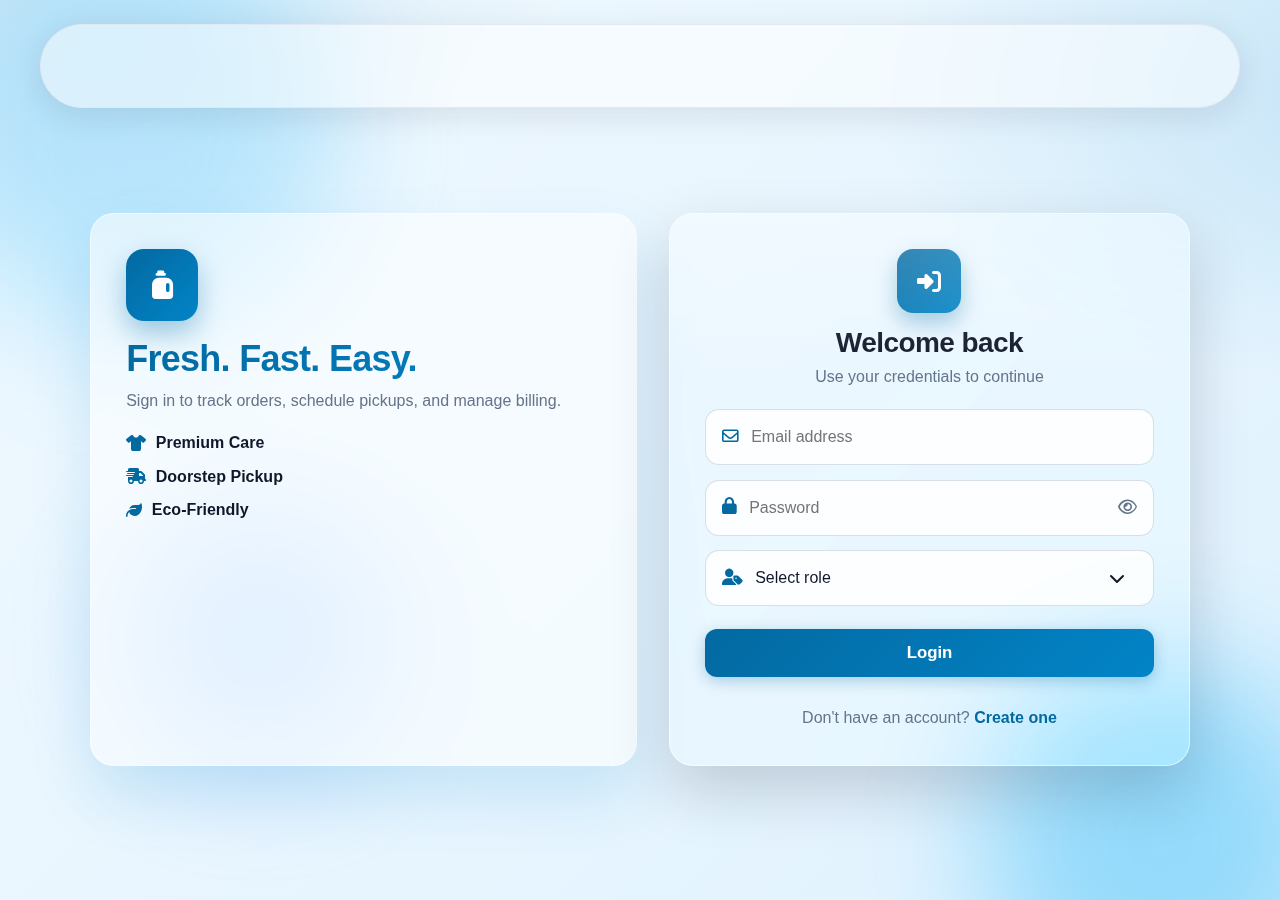
<file: target/classes/static/admin_jobs_management.html>
<!DOCTYPE html>
<html lang="en">
<head>
    <meta charset="UTF-8" />
    <meta name="viewport" content="width=device-width, initial-scale=1.0" />
    <title>LaundryPro - Jobs Management</title>
    <link rel="stylesheet" href="css/index.css" />
    <link rel="stylesheet" href="css/admin-dashboard.css" />
    <link rel="stylesheet" href="https://cdnjs.cloudflare.com/ajax/libs/font-awesome/6.4.0/css/all.min.css" />
</head>
<body class="admin-dashboard-page">
<!-- Background Effects -->
<div class="bg-effects" aria-hidden="true">
    <span class="orb orb-1"></span>
    <span class="orb orb-2"></span>
    <span class="orb orb-3"></span>
    <span class="orb orb-4"></span>
    <span class="mesh"></span>
</div>

<!-- Sidebar -->
<div class="sidebar">
    <div class="sidebar-header">
        <div class="logo">
            <div class="logo-icon">
                <i class="fas fa-tshirt"></i>
            </div>
            <span>LaundryPro</span>
        </div>
        <button class="sidebar-toggle" id="sidebarToggle">
            <i class="fas fa-bars"></i>
        </button>
    </div>
    <div class="user-info">
        <div class="avatar"><i class="fas fa-user-shield"></i></div>
        <div class="user-details">
            <h4>Admin Manager</h4>
            <p class="position">System Administrator</p>
        </div>
    </div>
    <nav class="sidebar-nav">
        <ul>
            <li>
                <a href="admin-dashboard.html">
                    <i class="fas fa-home"></i>
                    <span>Dashboard</span>
                </a>
            </li>
            <li>
                <a href="admin-dashboard.html#customer-management">
                    <i class="fas fa-users"></i>
                    <span>Customer Management</span>
                </a>
            </li>
            <li>
                <a href="admin-dashboard.html#staff-management">
                    <i class="fas fa-user-cog"></i>
                    <span>Staff Management</span>
                </a>
            </li>
            <li>
                <a href="admin-dashboard.html#order-management">
                    <i class="fas fa-box-open"></i>
                    <span>Order Management</span>
                </a>
            </li>
            <li>
                <a href="admin-dashboard.html#payments">
                    <i class="fas fa-credit-card"></i>
                    <span>Payments</span>
                </a>
            </li>
            <li>
                <a href="admin-dashboard.html#reviews">
                    <i class="fas fa-star"></i>
                    <span>Reviews</span>
                </a>
            </li>
            <li class="active">
                <a href="admin_jobs_management.html">
                    <i class="fas fa-briefcase"></i>
                    <span>Jobs Management</span>
                </a>
            </li>
            <li>
                <a href="admin-dashboard.html#analytics">
                    <i class="fas fa-chart-line"></i>
                    <span>Analytics & Reports</span>
                </a>
            </li>
            <li>
                <a href="admin-dashboard.html#settings">
                    <i class="fas fa-cog"></i>
                    <span>Settings</span>
                </a>
            </li>
            <li>
                <a href="login.html">
                    <i class="fas fa-sign-out-alt"></i>
                    <span>Logout</span>
                </a>
            </li>
        </ul>
    </nav>
</div>

<!-- Main Content -->
<div class="main-content">

    <!-- Tabs -->
    <div class="section-tabs" style="display:flex; gap:0.5rem; margin-bottom:1rem;">
        <a class="btn btn-primary" id="tabJobs" href="#jobs-management"><i class="fas fa-briefcase"></i> Jobs</a>
        <a class="btn btn-outline" id="tabApplications" href="#applications-management"><i class="fas fa-file-signature"></i> Applied Jobs</a>
    </div>

    <!-- Available Jobs -->
    <section id="jobs-management" class="management-section active">
        <div class="section-header">
            <h2>Available Jobs</h2>
            <button class="btn btn-primary" onclick="openJobModal('Add New Job')">
                <i class="fas fa-plus"></i> Add Job
            </button>
        </div>
        <div class="search-filter">
            <div class="search-box">
                <i class="fas fa-search"></i>
                <input type="text" id="jobSearch" placeholder="Search jobs..." />
            </div>
            <div class="filter-group">
                <select id="jobTypeFilter">
                    <option value="all">All Types</option>
                    <option>Full-Time</option>
                    <option>Part-Time</option>
                    <option>Contract</option>
                    <option>Internship</option>
                    <option>Temporary</option>
                </select>
                <select id="jobStatusFilter">
                    <option value="all">All Status</option>
                    <option value="active" selected>Active</option>
                    <option value="inactive">Inactive</option>
                </select>
            </div>
        </div>
        <div class="table-container">
            <table class="data-table">
                <thead>
                <tr>
                    <th>Job ID</th>
                    <th>Title</th>
                    <th>Department</th>
                    <th>Type</th>
                    <th>Location</th>
                    <th>Posted</th>
                    <th>Status</th>
                    <th style="width:160px;">Actions</th>
                </tr>
                </thead>
                <tbody id="jobsTableBody">
                <tr><td colspan="8">Loading...</td></tr>
                </tbody>
            </table>
        </div>
    </section>

    <!-- Applied Jobs -->
    <section id="applications-management" class="management-section">
        <div class="section-header">
            <h2>Applied Jobs</h2>
        </div>
        <div class="search-filter">
            <div class="search-box">
                <i class="fas fa-search"></i>
                <input type="text" id="applicationSearch" placeholder="Search applications..." />
            </div>
            <div class="filter-group">
                <select id="applicationStatusFilter">
                    <option value="all">All Status</option>
                    <option value="new" selected>New</option>
                    <option value="reviewed">Reviewed</option>
                    <option value="accepted">Accepted</option>
                    <option value="rejected">Rejected</option>
                </select>
            </div>
        </div>
        <div class="table-container">
            <table class="data-table">
                <thead>
                <tr>
                    <th>App ID</th>
                    <th>Job</th>
                    <th>Customer</th>
                    <th>Email</th>
                    <th>Applied Date</th>
                    <th>Status</th>
                    <th style="width:220px;">Actions</th>
                </tr>
                </thead>
                <tbody id="applicationsTableBody">
                <tr><td colspan="7">Loading...</td></tr>
                </tbody>
            </table>
        </div>
    </section>
</div>

<!-- Modals -->
<!-- Add/Edit Job Modal -->
<div id="addJobModal" class="modal">
    <div class="modal-content">
        <div class="modal-header">
            <h2 id="jobModalTitle">Add New Job</h2>
            <button class="close-btn" onclick="closeModal('addJobModal')">&times;</button>
        </div>
        <form id="jobForm">
            <input type="hidden" id="jobId" />
            <div class="form-row">
                <div class="form-group">
                    <label for="jobTitle">Job Title</label>
                    <input type="text" id="jobTitle" required />
                </div>
                <div class="form-group">
                    <label for="jobDepartment">Department</label>
                    <input type="text" id="jobDepartment" placeholder="e.g., Operations" />
                </div>
            </div>
            <div class="form-row">
                <div class="form-group">
                    <label for="jobType">Employment Type</label>
                    <select id="jobType" required>
                        <option value="">Select Type</option>
                        <option>Full-Time</option>
                        <option>Part-Time</option>
                        <option>Contract</option>
                        <option>Internship</option>
                        <option>Temporary</option>
                    </select>
                </div>
                <div class="form-group">
                    <label for="jobLocation">Location</label>
                    <input type="text" id="jobLocation" placeholder="e.g., Downtown Facility" />
                </div>
            </div>
            <div class="form-group">
                <label for="jobDescription">Description</label>
                <textarea id="jobDescription" rows="5" placeholder="Role responsibilities, requirements, etc."></textarea>
            </div>
            <div class="form-row">
                <div class="form-group">
                    <label for="jobActive">Status</label>
                    <select id="jobActive">
                        <option value="1" selected>Active</option>
                        <option value="0">Inactive</option>
                    </select>
                </div>
                <div class="form-group">
                    <label for="jobExpiry">Expires At</label>
                    <input type="date" id="jobExpiry" />
                </div>
            </div>
            <div class="modal-footer">
                <button type="button" class="btn btn-outline" onclick="closeModal('addJobModal')">Cancel</button>
                <button type="submit" class="btn btn-primary">Save Job</button>
            </div>
        </form>
    </div>
</div>

<!-- Review Application Modal -->
<div id="reviewApplicationModal" class="modal">
    <div class="modal-content">
        <div class="modal-header">
            <h2>Review Application</h2>
            <button class="close-btn" onclick="closeModal('reviewApplicationModal')">&times;</button>
        </div>
        <div class="modal-body">
            <div class="summary-row">
                <div class="summary-label">Applicant:</div>
                <div class="summary-value" id="applicantName"></div>
            </div>
            <div class="summary-row">
                <div class="summary-label">Email:</div>
                <div class="summary-value" id="applicantEmail"></div>
            </div>
            <div class="summary-row">
                <div class="summary-label">Job:</div>
                <div class="summary-value" id="applicationJob"></div>
            </div>
            <div class="summary-row">
                <div class="summary-label">Applied Date:</div>
                <div class="summary-value" id="applicationDate"></div>
            </div>
            <div class="form-group" style="margin-top:1rem;">
                <label for="applicationStatusSelect">Status</label>
                <select id="applicationStatusSelect">
                    <option value="new">New</option>
                    <option value="reviewed">Reviewed</option>
                    <option value="accepted">Accepted</option>
                    <option value="rejected">Rejected</option>
                </select>
            </div>
            <div class="form-group">
                <label for="applicationNotes">Notes</label>
                <textarea id="applicationNotes" rows="4" placeholder="Optional notes..."></textarea>
            </div>
        </div>
        <div class="modal-footer">
            <button class="btn btn-outline" onclick="closeModal('reviewApplicationModal')">Close</button>
            <button class="btn btn-primary" id="saveApplicationStatusBtn"><i class="fas fa-save"></i> Save</button>
        </div>
    </div>
</div>

<!-- Delete Confirmation Modal -->
<div id="deleteModal" class="modal">
    <div class="modal-content">
        <div class="modal-header">
            <h2>Confirm Deletion</h2>
            <button class="close-btn" onclick="closeModal('deleteModal')">&times;</button>
        </div>
        <div class="modal-body">
            <div class="warning-icon"><i class="fas fa-exclamation-triangle"></i></div>
            <p>Are you sure you want to delete <strong id="deleteItemName"></strong>?</p>
            <p class="warning-text">This action cannot be undone.</p>
        </div>
        <div class="modal-footer">
            <button type="button" class="btn btn-outline" onclick="closeModal('deleteModal')">Cancel</button>
            <button type="button" class="btn btn-danger" id="confirmDeleteBtn">Delete</button>
        </div>
    </div>
</div>

<script src="js/auth.js"></script>
<script src="js/job_management_dashboard.js"></script>
</body>
</html>
</file>
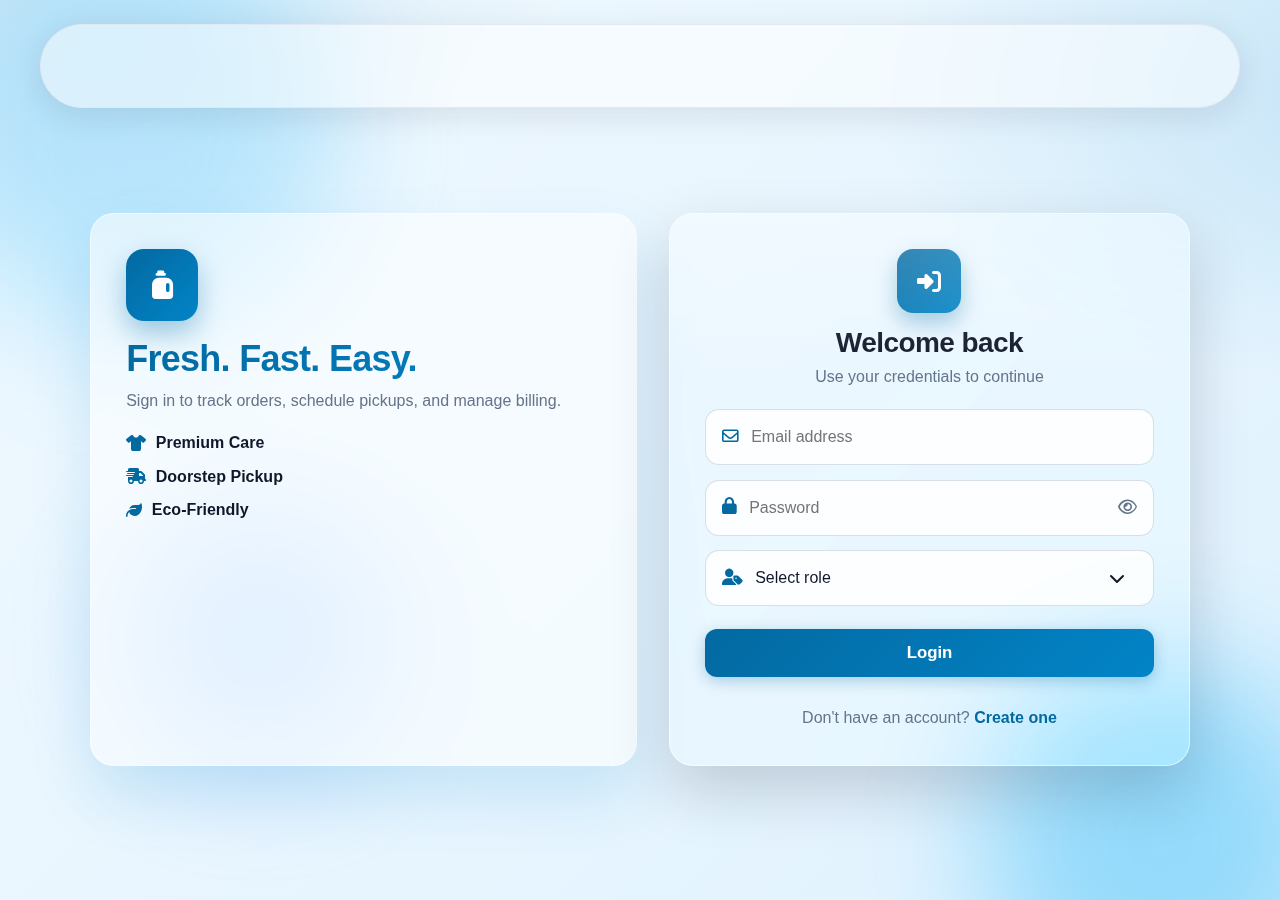
<file: target/classes/static/login.html>
<!DOCTYPE html>
<html lang="en">
<head>
    <meta charset="UTF-8" />
    <meta name="viewport" content="width=device-width, initial-scale=1.0" />
    <title>Login - LaundryPro</title>
    <link rel="stylesheet" href="css/index.css" />
    <link rel="stylesheet" href="https://cdnjs.cloudflare.com/ajax/libs/font-awesome/6.4.0/css/all.min.css" />
</head>
<body class="body-auth">
<!-- Background Effects to match index -->
<div class="bg-effects" aria-hidden="true">
    <span class="orb orb-1"></span>
    <span class="orb orb-2"></span>
    <span class="orb orb-3"></span>
    <span class="orb orb-4"></span>
    <span class="mesh"></span>
</div>

<!-- Header (Matches index.html for consistency) -->
<header class="header-loading">
    <div class="header-container">
        <div class="logo">
            <div class="logo-icon">
                <i class="fas fa-tshirt"></i>
            </div>
            <span>LaundryPro</span>
        </div>
        <nav class="nav-links">
            <a href="index.html"><span>Home</span></a>
            <a href="index.html#services"><span>Services</span></a>
            <a href="index.html#pricing"><span>Pricing</span></a>
            <a href="order-tracking.html"><span>Track Order</span></a>
            <a href="index.html#reviews"><span>Reviews</span></a>
            <a href="Job_application.html"><span>Careers</span></a>
        </nav>
        <div class="auth-buttons">
            <a href="login.html" id="navLoginBtn" class="btn btn-outline">Login</a>
            <a href="register.html" id="navRegisterBtn" class="btn btn-primary">Get Started</a>
            <div id="navUserArea" class="nav-user" style="display:none; position:relative;">
                <button id="navUserToggle" class="user-chip" aria-haspopup="true" aria-expanded="false">
                    <span class="avatar-badge" id="navUserInitials">U</span>
                    <span id="navUserName" class="user-name">Customer</span>
                    <i class="fas fa-chevron-down chev" aria-hidden="true"></i>
                </button>
                <div id="navUserMenu" class="user-menu" role="menu" aria-label="Account menu">
                    <a href="dashboard.html" class="dropdown-item" role="menuitem">
                        <i class="fas fa-gauge-high" aria-hidden="true"></i> My Dashboard
                    </a>
                    <a href="javascript:void(0);" id="navLogoutBtn" class="dropdown-item" role="menuitem">
                        <i class="fas fa-sign-out-alt" aria-hidden="true"></i> Sign out
                    </a>
                </div>
            </div>
        </div>
    </div>
</header>

<!-- Auth BG -->
<section class="auth-hero">
    <div class="decor decor-1"></div>
    <div class="decor decor-2"></div>
    <div class="decor decor-3"></div>

    <div class="auth-grid">
        <!-- Left brand panel -->
        <aside class="brand-panel reveal">
            <div class="brand-badge">
                <i class="fa-solid fa-jug-detergent"></i>
            </div>
            <h1>Fresh. Fast. Easy.</h1>
            <p>Sign in to track orders, schedule pickups, and manage billing.</p>
            <ul class="brand-points">
                <li><i class="fa-solid fa-shirt"></i> Premium Care</li>
                <li><i class="fa-solid fa-truck-fast"></i> Doorstep Pickup</li>
                <li><i class="fa-solid fa-leaf"></i> Eco-Friendly</li>
            </ul>
        </aside>

        <!-- Right glass form -->
        <main class="glass-card reveal" role="main">
            <div class="card-header">
                <div class="avatar"><i class="fa-solid fa-right-to-bracket"></i></div>
                <h2>Welcome back</h2>
                <p>Use your credentials to continue</p>
            </div>

            <form class="auth-form" action="#" method="post" novalidate>
                <div class="input-row">
                    <span class="icon"><i class="fa-regular fa-envelope"></i></span>
                    <input type="email" id="login-email" name="email" placeholder="Email address" required />
                </div>

                <div class="input-row">
                    <span class="icon"><i class="fa-solid fa-lock"></i></span>
                    <input type="password" id="login-password" name="password" placeholder="Password" required />
                    <button type="button" class="peek" aria-label="Toggle password visibility">
                        <i class="fa-regular fa-eye"></i>
                    </button>
                </div>

                <div class="input-row select-row">
                    <span class="icon"><i class="fa-solid fa-user-tag"></i></span>
                    <!-- Hidden field used by submit logic -->
                    <input type="hidden" id="login-role" name="role" value="">
                    <!-- Custom dropdown control -->
                    <button type="button" id="roleDropdownToggle" class="role-dropdown-toggle" aria-haspopup="listbox" aria-expanded="false">
                        <span id="roleLabel">Select role</span>
                        <i class="fa-solid fa-chevron-down chev" aria-hidden="true"></i>
                    </button>
                    <!-- Dropdown menu -->
                    <ul id="roleDropdownMenu" class="role-dropdown" role="listbox" aria-label="Select role">
                        <li class="role-option" data-value="customer" role="option">
                            <i class="fa-regular fa-user"></i> Customer
                        </li>
                        <li class="role-option" data-value="staff" role="option">
                            <i class="fa-solid fa-id-badge"></i> Staff
                        </li>
                        <li class="role-option" data-value="admin" role="option">
                            <i class="fa-solid fa-user-gear"></i> Admin
                        </li>
                    </ul>
                </div>

                <button type="submit" class="btn btn-primary btn-block">Login</button>
                <p class="switch-auth">Don't have an account? <a href="register.html">Create one</a></p>
            </form>
        </main>
    </div>
</section>

<!-- Success Popup Modal -->
<div id="successModal" class="modal-overlay" style="display: none;">
    <div class="modal-box">
        <div class="modal-icon">
            <svg class="checkmark" xmlns="http://www.w3.org/2000/svg" viewBox="0 0 52 52">
                <circle class="checkmark-circle" cx="26" cy="26" r="25" fill="none"/>
                <path class="checkmark-check" fill="none" d="M14.1 27.2l7.1 7.2 16.7-16.8"/>
            </svg>
        </div>
        <h2>Login Successful!</h2>
        <p>Welcome back! You will be redirected shortly.</p>
        <button id="successOkButton" class="btn btn-primary">OK</button>
    </div>
</div>

<!-- Error Popup Modal -->
<div id="errorModal" class="modal-overlay" style="display: none;">
    <div class="modal-box">
        <div class="modal-icon error">
            <svg class="error-mark" xmlns="http://www.w3.org/2000/svg" viewBox="0 0 52 52">
                <circle class="error-circle" cx="26" cy="26" r="25" fill="none"/>
                <path class="error-x-1" stroke-linecap="round" fill="none" d="M16 16 36 36"/>
                <path class="error-x-2" stroke-linecap="round" fill="none" d="M36 16 16 36"/>
            </svg>
        </div>
        <h2>Login Failed</h2>
        <p id="errorMessage">Invalid username or password. Please check your credentials.</p>
        <button id="errorTryAgainButton" class="btn btn-primary">Try Again</button>
    </div>
</div>

<script src="js/auth.js"></script>
<script src="js/login.js" defer></script>

<!-- Animation Scripts -->
<script>
    window.onload = () => setTimeout(() => window.scrollTo(0, 0), 0);
</script>

<script>
    (function() {
        const header = document.querySelector('header');
        if (!header) return;
        const hasSeenAnimation = sessionStorage.getItem('hasSeenNavAnimation');
        if (hasSeenAnimation) {
            header.classList.remove('header-loading');
        } else {
            function cleanupAndSetFlag() {
                header.classList.remove('header-loading');
                sessionStorage.setItem('hasSeenNavAnimation', 'true');
                header.removeEventListener('animationend', cleanupAndSetFlag);
            }
            header.addEventListener('animationend', cleanupAndSetFlag);
        }
        let lastScrollTop = 0;
        const delta = 5;
        const headerHeight = header.offsetHeight;
        window.addEventListener('scroll', function() {
            const st = window.pageYOffset || document.documentElement.scrollTop;
            if (Math.abs(lastScrollTop - st) <= delta) return;
            if (!header.classList.contains('header-loading')) {
                if (st > lastScrollTop && st > headerHeight){
                    header.classList.add('header-hidden');
                } else {
                    header.classList.remove('header-hidden');
                }
            }
            lastScrollTop = st <= 0 ? 0 : st;
        }, false);
    })();
</script>

<script>
    document.addEventListener("DOMContentLoaded", function() {
        const revealElements = document.querySelectorAll('.reveal');
        if (!revealElements.length) return;
        const observer = new IntersectionObserver((entries) => {
            entries.forEach((entry) => {
                if (entry.isIntersecting) {
                    const delay = entry.target.dataset.delay || 0;
                    setTimeout(() => entry.target.classList.add('visible'), delay);
                    observer.unobserve(entry.target);
                }
            });
        }, { threshold: 0.1, rootMargin: '0px 0px -50px 0px' });
        revealElements.forEach((element, index) => {
            element.dataset.delay = index * 150 + 400;
            observer.observe(element);
        });
    });
</script>
</body>
</html>
</file>
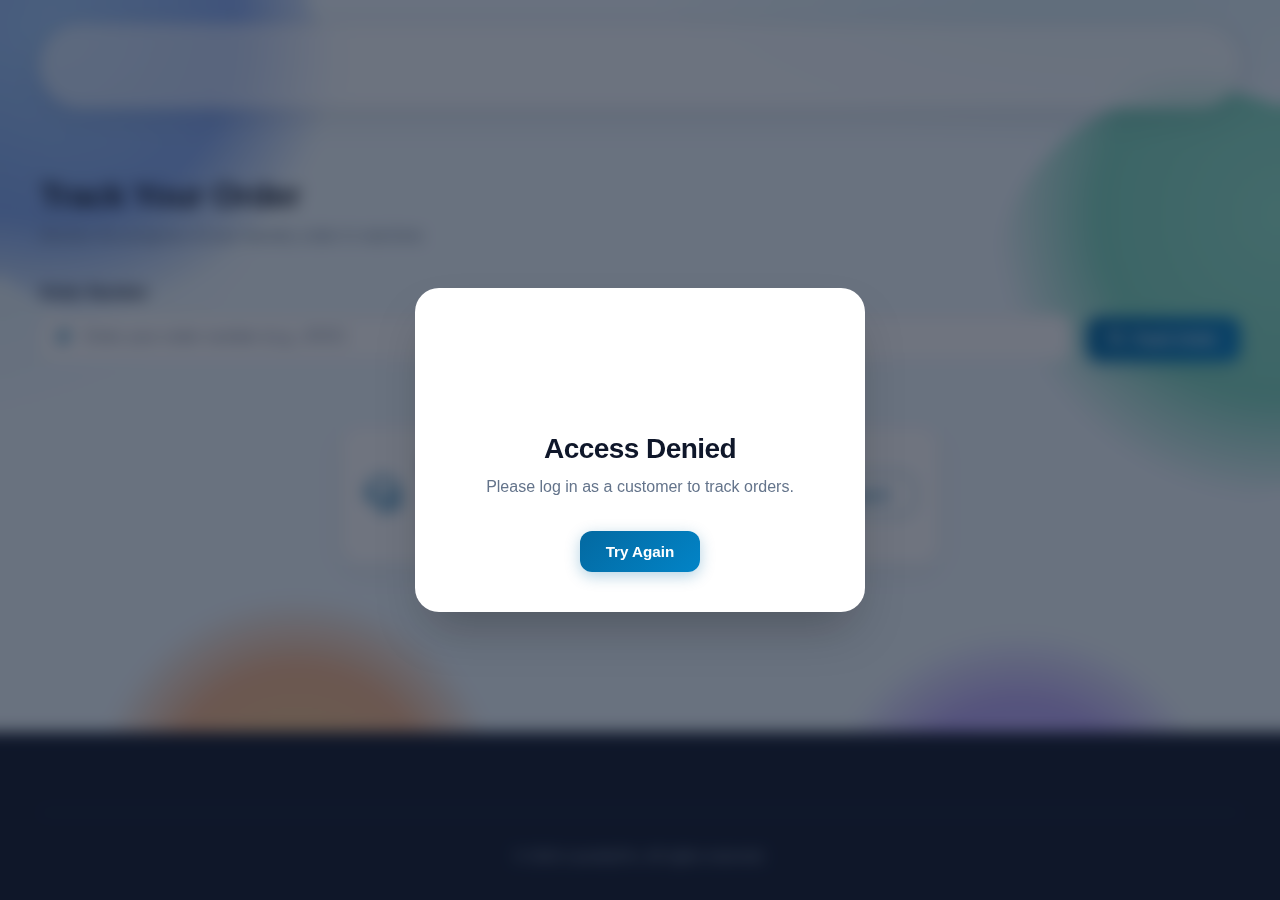
<file: target/classes/static/order-tracking.html>
<!DOCTYPE html>
<html lang="en">
<head>
    <meta charset="UTF-8" />
    <meta name="viewport" content="width=device-width, initial-scale=1.0"/>
    <title>LaundryPro - Order Tracking</title>

    <!-- Styles -->
    <link rel="stylesheet" href="css/index.css"/>
    <link rel="stylesheet" href="css/order-tracking.css"/>

    <!-- Icons + Fonts -->
    <link rel="stylesheet" href="https://cdnjs.cloudflare.com/ajax/libs/font-awesome/6.4.0/css/all.min.css"/>
</head>
<body class="tracking-page">
<!-- Background Effects -->
<div class="bg-effects" aria-hidden="true">
    <span class="orb orb-1"></span>
    <span class="orb orb-2"></span>
    <span class="orb orb-3"></span>
    <span class="orb orb-4"></span>
    <span class="mesh"></span>
</div>

<!-- Header (Replaced with modern version) -->
<header class="header-loading">
    <div class="header-container">
        <div class="logo">
            <div class="logo-icon">
                <i class="fas fa-tshirt"></i>
            </div>
            <span>LaundryPro</span>
        </div>
        <nav class="nav-links">
            <a href="index.html"><span>Home</span></a>
            <a href="index.html#services"><span>Services</span></a>
            <a href="index.html#pricing"><span>Pricing</span></a>
            <a href="order-tracking.html" class="active"><span>Track Order</span></a>
            <a href="index.html#reviews"><span>Reviews</span></a>
            <a href="Job_application.html"><span>Careers</span></a>
        </nav>
        <div class="auth-buttons">
            <a href="login.html" id="navLoginBtn" class="btn btn-outline">Login</a>
            <a href="register.html" id="navRegisterBtn" class="btn btn-primary">Get Started</a>
            <div id="navUserArea" class="nav-user" style="display:none; position:relative;">
                <button id="navUserToggle" class="user-chip" aria-haspopup="true" aria-expanded="false">
                    <span class="avatar-badge" id="navUserInitials">U</span>
                    <span id="navUserName" class="user-name">Customer</span>
                    <i class="fas fa-chevron-down chev" aria-hidden="true"></i>
                </button>
                <div id="navUserMenu" class="user-menu" role="menu" aria-label="Account menu">
                    <a href="dashboard.html" class="dropdown-item" role="menuitem">
                        <i class="fas fa-gauge-high" aria-hidden="true"></i> My Dashboard
                    </a>
                    <a href="javascript:void(0);" id="navLogoutBtn" class="dropdown-item" role="menuitem">
                        <i class="fas fa-sign-out-alt" aria-hidden="true"></i> Sign out
                    </a>
                </div>
            </div>
        </div>
    </div>
</header>

<!-- Main Content -->
<main class="tracking-main">
    <div class="tracking-container">
        <div class="tracking-header reveal">
            <h1>Track Your Order</h1>
            <p>Monitor the progress of your laundry order in real-time</p>
        </div>

        <!-- Order Search -->
        <div class="search-section reveal">
            <div class="search-form">
                <div class="form-group">
                    <label for="orderNumber">Order Number</label>
                    <div class="input-wrapper">
                        <i class="fas fa-hashtag input-icon"></i>
                        <input type="text" id="orderNumber" placeholder="Enter your order number (e.g., 8767)" value=""/>
                    </div>
                </div>
                <button class="btn btn-primary btn-search" id="trackOrderBtn">
                    <i class="fas fa-search"></i> Track Order
                </button>
            </div>
        </div>

        <!-- Loading Indicator -->
        <div class="loading" id="loading">
            <i class="fas fa-spinner"></i> Loading order details...
        </div>

        <!-- Order Details -->
        <div class="order-details card reveal" id="orderDetails" style="display: none;">
            <div class="order-info">
                <div class="order-id" id="orderId">#ORD-0000</div>
                <div class="order-status">
                    <span class="status-badge" id="statusBadge">Unknown</span>
                </div>
            </div>
            <div class="order-actions">
                <button class="btn btn-danger" id="deleteOrderBtn" disabled>
                    <i class="fas fa-trash"></i> Delete Order
                </button>
            </div>
            <div class="order-summary">
                <div class="summary-item">
                    <i class="fas fa-tshirt"></i>
                    <span id="serviceType">Unknown</span>
                </div>
                <div class="summary-item">
                    <i class="fas fa-weight"></i>
                    <span id="weight">0 lbs</span>
                </div>
                <div class="summary-item">
                    <i class="fas fa-dollar-sign"></i>
                    <span id="total">$0.00</span>
                </div>
                <div class="summary-item">
                    <i class="fas fa-calendar"></i>
                    <span id="orderDate">Unknown</span>
                </div>
            </div>
        </div>

        <!-- Tracking Timeline -->
        <div class="tracking-timeline card reveal" id="trackingTimeline" style="display: none;">
            <h2>Order Progress</h2>
            <div class="timeline">
                <div class="timeline-item" data-step="placed">
                    <div class="timeline-dot">
                        <i class="fas fa-check"></i>
                    </div>
                    <div class="timeline-content">
                        <h3>Order Placed</h3>
                        <p id="placedDetails">Order was successfully placed</p>
                        <div class="timeline-time" id="placedTime">Unknown</div>
                    </div>
                </div>

                <div class="timeline-item" data-step="pickup-scheduled">
                    <div class="timeline-dot">
                        <i class="fas fa-truck"></i>
                    </div>
                    <div class="timeline-content">
                        <h3>Pickup Scheduled</h3>
                        <p>Your laundry will be picked up</p>
                        <div class="timeline-time">Estimated</div>
                    </div>
                </div>

                <div class="timeline-item" data-step="pickup-completed">
                    <div class="timeline-dot">
                        <i class="fas fa-truck"></i>
                    </div>
                    <div class="timeline-content">
                        <h3>Pickup Completed</h3>
                        <p>Picked up by staff</p>
                        <div class="timeline-time">Unknown</div>
                    </div>
                </div>

                <!-- Replaced Processing with Washing, Drying, Ironing -->
                <div class="timeline-item" data-step="washing">
                    <div class="timeline-dot">
                        <i class="fas fa-water"></i>
                    </div>
                    <div class="timeline-content">
                        <h3>Washing</h3>
                        <p>Your clothes are being washed</p>
                        <div class="timeline-time">In Progress</div>
                    </div>
                </div>

                <div class="timeline-item" data-step="drying">
                    <div class="timeline-dot">
                        <i class="fas fa-wind"></i>
                    </div>
                    <div class="timeline-content">
                        <h3>Drying</h3>
                        <p>Drying your garments</p>
                        <div class="timeline-time">Estimated</div>
                    </div>
                </div>

                <div class="timeline-item" data-step="ironing">
                    <div class="timeline-dot">
                        <i class="fas fa-fire"></i>
                    </div>
                    <div class="timeline-content">
                        <h3>Ironing</h3>
                        <p>Pressing and finishing</p>
                        <div class="timeline-time">Estimated</div>
                    </div>
                </div>

                <div class="timeline-item" data-step="delivery">
                    <div class="timeline-dot">
                        <i class="fas fa-shipping-fast"></i>
                    </div>
                    <div class="timeline-content">
                        <h3>Delivery</h3>
                        <p>Delivered to your doorstep</p>
                        <div class="timeline-time">Estimated</div>
                    </div>
                </div>
            </div>
        </div>

        <!-- Estimated Timeline -->
        <div class="estimated-timeline card reveal" id="estimatedTimeline" style="display: none;">
            <h2>Estimated Completion</h2>
            <div class="timeline-bar">
                <div class="timeline-progress" id="progressBar" style="width: 0%"></div>
            </div>
            <div class="timeline-info">
                <div class="current-time">
                    <i class="fas fa-clock"></i>
                    <span id="currentStatus">Unknown</span>
                </div>
                <div class="estimated-time">
                    <i class="fas fa-calendar-check"></i>
                    <span id="estimatedDelivery">Unknown</span>
                </div>
            </div>
        </div>

        <!-- Order Items -->
        <div class="order-items card reveal" id="orderItems" style="display: none;">
            <h2>Items in Your Order</h2>
            <div class="items-grid" id="itemsGrid"></div>
        </div>

        <!-- Support Section -->
        <div class="support-section reveal">
            <div class="support-card card">
                <div class="support-icon">
                    <i class="fas fa-headset"></i>
                </div>
                <div class="support-info">
                    <h3>Need Help?</h3>
                    <p>Contact our support team for any questions about your order</p>
                </div>
                <button class="btn btn-outline">
                    <i class="fas fa-phone"></i> Call Support
                </button>
            </div>
        </div>
    </div>
</main>

<!-- Success Popup Modal -->
<div id="successModal" class="modal-overlay" style="display: none;">
    <div class="modal-box">
        <div class="modal-icon">
            <svg class="checkmark" xmlns="http://www.w3.org/2000/svg" viewBox="0 0 52 52">
                <circle class="checkmark-circle" cx="26" cy="26" r="25" fill="none"/>
                <path class="checkmark-check" fill="none" d="M14.1 27.2l7.1 7.2 16.7-16.8"/>
            </svg>
        </div>
        <h2 id="successModalTitle">Success!</h2>
        <p id="successModalMessage">Your action was successful.</p>
        <button id="successOkButton" class="btn btn-primary">OK</button>
    </div>
</div>

<!-- Error Popup Modal -->
<div id="errorModal" class="modal-overlay" style="display: none;">
    <div class="modal-box">
        <div class="modal-icon error">
            <svg class="error-mark" xmlns="http://www.w3.org/2000/svg" viewBox="0 0 52 52">
                <circle class="error-circle" cx="26" cy="26" r="25" fill="none"/>
                <path class="error-x-1" stroke-linecap="round" fill="none" d="M16 16 36 36"/>
                <path class="error-x-2" stroke-linecap="round" fill="none" d="M36 16 16 36"/>
            </svg>
        </div>
        <h2 id="errorModalTitle">Error</h2>
        <p id="errorModalMessage">An error occurred.</p>
        <button id="errorTryAgainButton" class="btn btn-primary">Try Again</button>
    </div>
</div>

<!-- Footer -->
<footer>
    <div class="footer-container">
        <div class="footer-bottom">
            <p>&copy; 2024 LaundryPro. All rights reserved.</p>
        </div>
    </div>
</footer>

<!-- Scroll to Top Button -->
<button id="scrollTopBtn" class="scroll-top" aria-label="Scroll to top">
    <i class="fas fa-arrow-up" aria-hidden="true"></i>
</button>

<!-- Scripts -->
<script src="js/auth.js"></script>
<script src="js/index.js" defer></script>
<script src="js/order-tracking.js"></script>

<!-- Header Animation & Control Scripts -->
<script>
    (function() {
        const header = document.querySelector('header');
        if (!header) return;

        const hasSeenAnimation = sessionStorage.getItem('hasSeenNavAnimation');

        if (hasSeenAnimation) {
            header.classList.remove('header-loading');
        } else {
            function cleanupAndSetFlag() {
                header.classList.remove('header-loading');
                sessionStorage.setItem('hasSeenNavAnimation', 'true');
                header.removeEventListener('animationend', cleanupAndSetFlag);
            }
            header.addEventListener('animationend', cleanupAndSetFlag);
        }

        let lastScrollTop = 0;
        const delta = 5;
        const headerHeight = header.offsetHeight;

        window.addEventListener('scroll', function() {
            const st = window.pageYOffset || document.documentElement.scrollTop;
            if (Math.abs(lastScrollTop - st) <= delta) return;

            if (!header.classList.contains('header-loading')) {
                if (st > lastScrollTop && st > headerHeight){
                    header.classList.add('header-hidden');
                } else {
                    header.classList.remove('header-hidden');
                }
            }
            lastScrollTop = st <= 0 ? 0 : st;
        }, false);
    })();
</script>

</body>
</html>
</file>
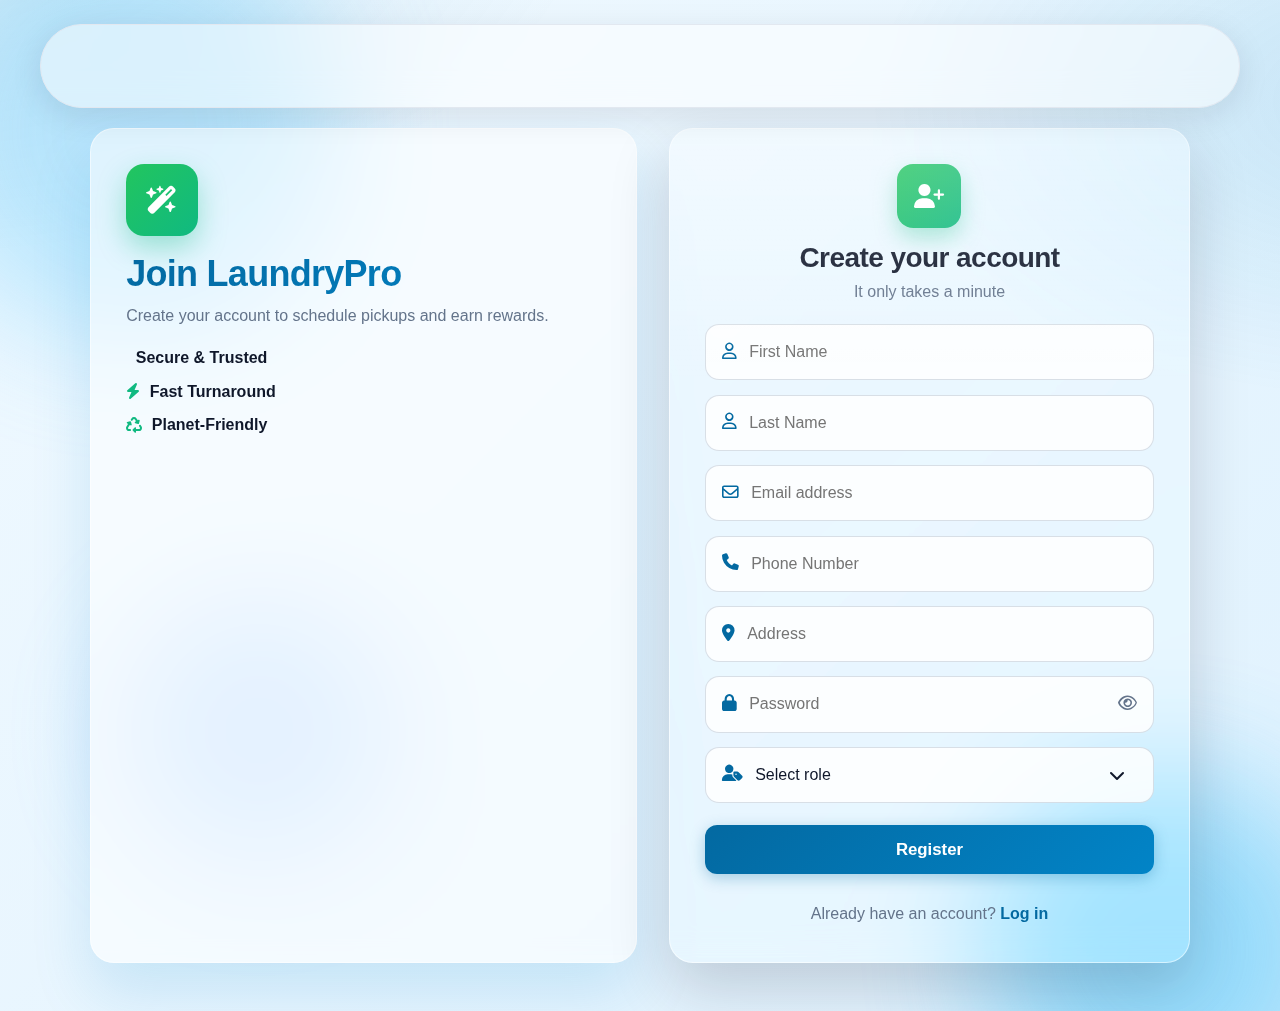
<file: target/classes/static/register.html>
<!DOCTYPE html>
<html lang="en">
<head>
    <meta charset="UTF-8" />
    <meta name="viewport" content="width=device-width, initial-scale=1.0" />
    <title>Register - LaundryPro</title>
    <link rel="stylesheet" href="css/index.css" />
    <link rel="stylesheet" href="https://cdnjs.cloudflare.com/ajax/libs/font-awesome/6.4.0/css/all.min.css" />
</head>
<body class="body-auth">
<!-- Background Effects to match index -->
<div class="bg-effects" aria-hidden="true">
    <span class="orb orb-1"></span>
    <span class="orb orb-2"></span>
    <span class="orb orb-3"></span>
    <span class="orb orb-4"></span>
    <span class="mesh"></span>
</div>

<!-- Header (Matches index.html for consistency) -->
<header class="header-loading">
    <div class="header-container">
        <div class="logo">
            <div class="logo-icon">
                <i class="fas fa-tshirt"></i>
            </div>
            <span>LaundryPro</span>
        </div>
        <nav class="nav-links">
            <a href="index.html"><span>Home</span></a>
            <a href="index.html#services"><span>Services</span></a>
            <a href="index.html#pricing"><span>Pricing</span></a>
            <a href="order-tracking.html"><span>Track Order</span></a>
            <a href="index.html#reviews"><span>Reviews</span></a>
            <a href="Job_application.html"><span>Careers</span></a>
        </nav>
        <div class="auth-buttons">
            <a href="login.html" id="navLoginBtn" class="btn btn-outline">Login</a>
            <a href="register.html" id="navRegisterBtn" class="btn btn-primary">Get Started</a>
            <div id="navUserArea" class="nav-user" style="display:none; position:relative;">
                <button id="navUserToggle" class="user-chip" aria-haspopup="true" aria-expanded="false">
                    <span class="avatar-badge" id="navUserInitials">U</span>
                    <span id="navUserName" class="user-name">Customer</span>
                    <i class="fas fa-chevron-down chev" aria-hidden="true"></i>
                </button>
                <div id="navUserMenu" class="user-menu" role="menu" aria-label="Account menu">
                    <a href="dashboard.html" class="dropdown-item" role="menuitem">
                        <i class="fas fa-gauge-high" aria-hidden="true"></i> My Dashboard
                    </a>
                    <a href="javascript:void(0);" id="navLogoutBtn" class="dropdown-item" role="menuitem">
                        <i class="fas fa-sign-out-alt" aria-hidden="true"></i> Sign out
                    </a>
                </div>
            </div>
        </div>
    </div>
</header>

<!-- Auth BG -->
<section class="auth-hero">
    <div class="decor decor-1"></div>
    <div class="decor decor-2"></div>
    <div class="decor decor-3"></div>

    <div class="auth-grid">
        <!-- Left brand panel -->
        <aside class="brand-panel reveal">
            <div class="brand-badge alt">
                <i class="fa-solid fa-wand-magic-sparkles"></i>
            </div>
            <h1>Join LaundryPro</h1>
            <p>Create your account to schedule pickups and earn rewards.</p>
            <ul class="brand-points">
                <li><i class="fa-solid fa-badge-check"></i> Secure & Trusted</li>
                <li><i class="fa-solid fa-bolt"></i> Fast Turnaround</li>
                <li><i class="fa-solid fa-recycle"></i> Planet-Friendly</li>
            </ul>
        </aside>

        <!-- Right glass form for Registration -->
        <main class="glass-card reveal" role="main">
            <div class="card-header">
                <div class="avatar alt"><i class="fa-solid fa-user-plus"></i></div>
                <h2>Create your account</h2>
                <p>It only takes a minute</p>
            </div>

            <form class="auth-form" id="registerForm" action="#" method="post" novalidate>
                <div class="input-row">
                    <span class="icon"><i class="fa-regular fa-user"></i></span>
                    <input type="text" id="reg-firstname" name="firstname" placeholder="First Name" required />
                </div>

                <div class="input-row">
                    <span class="icon"><i class="fa-regular fa-user"></i></span>
                    <input type="text" id="reg-lastname" name="lastname" placeholder="Last Name" required />
                </div>

                <div class="input-row">
                    <span class="icon"><i class="fa-regular fa-envelope"></i></span>
                    <input type="email" id="reg-email" name="email" placeholder="Email address" required />
                </div>

                <div class="input-row" id="phone-row">
                    <span class="icon"><i class="fa-solid fa-phone"></i></span>
                    <input type="tel" id="reg-phone" name="phone" placeholder="Phone Number" />
                </div>

                <div class="input-row" id="address-row">
                    <span class="icon"><i class="fa-solid fa-location-dot"></i></span>
                    <input type="text" id="reg-address" name="address" placeholder="Address" />
                </div>

                <div class="input-row">
                    <span class="icon"><i class="fa-solid fa-lock"></i></span>
                    <input type="password" id="reg-password" name="password" placeholder="Password" required />
                    <button type="button" class="peek" aria-label="Toggle password visibility">
                        <i class="fa-regular fa-eye"></i>
                    </button>
                </div>

                <div class="input-row select-row">
                    <span class="icon"><i class="fa-solid fa-user-tag"></i></span>
                    <!-- Hidden field used on submit -->
                    <input type="hidden" id="reg-role" name="role" value="">
                    <!-- Custom dropdown control (same as login) -->
                    <button type="button" id="regRoleDropdownToggle" class="role-dropdown-toggle" aria-haspopup="listbox" aria-expanded="false">
                        <span id="regRoleLabel">Select role</span>
                        <i class="fa-solid fa-chevron-down chev" aria-hidden="true"></i>
                    </button>
                    <!-- Dropdown menu -->
                    <ul id="regRoleDropdownMenu" class="role-dropdown" role="listbox" aria-label="Select role">
                        <li class="role-option" data-value="customer" role="option">
                            <i class="fa-regular fa-user"></i> Customer
                        </li>
                        <li class="role-option" data-value="staff" role="option">
                            <i class="fa-solid fa-id-badge"></i> Staff
                        </li>
                    </ul>
                </div>

                <button type="submit" class="btn btn-primary btn-block">Register</button>
                <p class="switch-auth">Already have an account? <a href="login.html">Log in</a></p>
            </form>
        </main>
    </div>
</section>

<!-- Success Popup Modal -->
<div id="successModal" class="modal-overlay" style="display: none;">
    <div class="modal-box">
        <div class="modal-icon">
            <svg class="checkmark" xmlns="http://www.w3.org/2000/svg" viewBox="0 0 52 52">
                <circle class="checkmark-circle" cx="26" cy="26" r="25" fill="none"/>
                <path class="checkmark-check" fill="none" d="M14.1 27.2l7.1 7.2 16.7-16.8"/>
            </svg>
        </div>
        <h2>Registration Complete!</h2>
        <p>Your account has been created successfully. Welcome to LaundryPro!</p>
        <button id="modalOkButton" class="btn btn-primary">OK</button>
    </div>
</div>

<!-- Error Popup Modal -->
<div id="errorModal" class="modal-overlay" style="display: none;">
    <div class="modal-box">
        <div class="modal-icon error">
            <svg class="error-mark" xmlns="http://www.w3.org/2000/svg" viewBox="0 0 52 52">
                <circle class="error-circle" cx="26" cy="26" r="25" fill="none"/>
                <path class="error-x-1" stroke-linecap="round" fill="none" d="M16 16 36 36"/>
                <path class="error-x-2" stroke-linecap="round" fill="none" d="M36 16 16 36"/>
            </svg>
        </div>
        <h2>Registration Failed</h2>
        <p id="errorMessage">Please check the details and try again.</p>
        <button id="errorTryAgainButton" class="btn btn-primary">Try Again</button>
    </div>
</div>

<script src="js/register.js" defer></script>

<!-- Animation Scripts -->
<script>
    window.onload = () => setTimeout(() => window.scrollTo(0, 0), 0);
</script>

<script>
    (function() {
        const header = document.querySelector('header');
        if (!header) return;

        const hasSeenAnimation = sessionStorage.getItem('hasSeenNavAnimation');

        if (hasSeenAnimation) {
            header.classList.remove('header-loading');
        } else {
            function cleanupAndSetFlag() {
                header.classList.remove('header-loading');
                sessionStorage.setItem('hasSeenNavAnimation', 'true');
                header.removeEventListener('animationend', cleanupAndSetFlag);
            }
            header.addEventListener('animationend', cleanupAndSetFlag);
        }

        let lastScrollTop = 0;
        const delta = 5;
        const headerHeight = header.offsetHeight;

        window.addEventListener('scroll', function() {
            const st = window.pageYOffset || document.documentElement.scrollTop;
            if (Math.abs(lastScrollTop - st) <= delta) return;

            if (!header.classList.contains('header-loading')) {
                if (st > lastScrollTop && st > headerHeight){
                    header.classList.add('header-hidden');
                } else {
                    header.classList.remove('header-hidden');
                }
            }
            lastScrollTop = st <= 0 ? 0 : st;
        }, false);
    })();
</script>

<script>
    document.addEventListener("DOMContentLoaded", function() {
        const revealElements = document.querySelectorAll('.reveal');
        if (!revealElements.length) return;

        const observer = new IntersectionObserver((entries, observer) => {
            entries.forEach((entry, index) => {
                if (entry.isIntersecting) {
                    const delay = entry.target.dataset.delay || index * 100;
                    setTimeout(() => {
                        entry.target.classList.add('visible');
                    }, delay);
                    observer.unobserve(entry.target);
                }
            });
        }, {
            threshold: 0.1,
            rootMargin: '0px 0px -50px 0px'
        });

        revealElements.forEach((element, index) => {
            element.dataset.delay = index * 150 + 500;
            observer.observe(element);
        });
    });
</script>
</body>
</html>
</file>
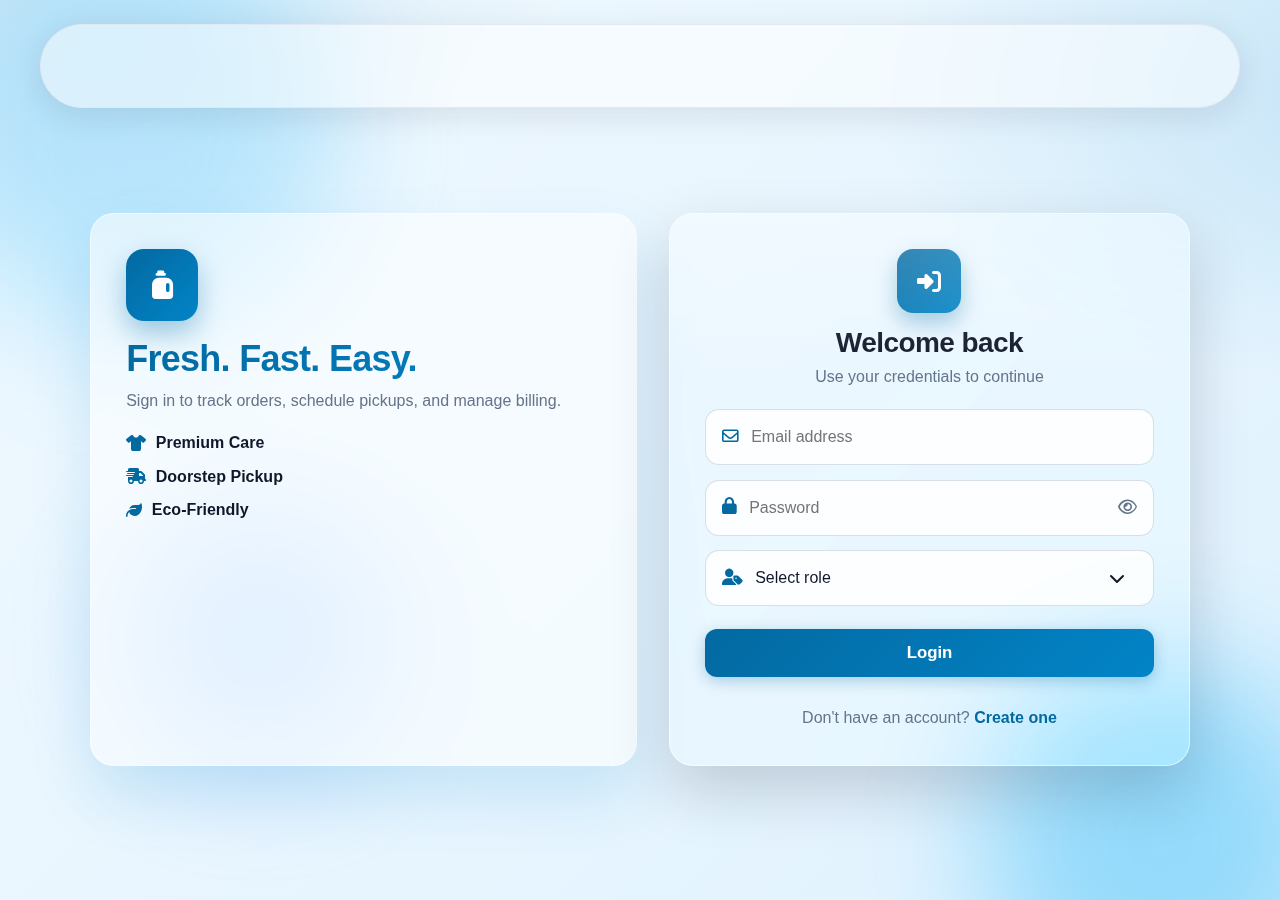
<file: target/classes/static/staff-dashboard.html>
<!DOCTYPE html>
<html lang="en">
<head>
    <meta charset="UTF-8" />
    <meta name="viewport" content="width=device-width, initial-scale=1.0" />
    <title>LaundryPro - Staff Dashboard</title>
    <!-- Google font -->
    <link href="https://fonts.googleapis.com/css2?family=Inter:wght@400;500;600;700&display=swap" rel="stylesheet">
    <!-- Icons -->
    <link rel="stylesheet" href="https://cdnjs.cloudflare.com/ajax/libs/font-awesome/6.4.0/css/all.min.css" />
    <!-- Global site styles to match index page -->
    <link rel="stylesheet" href="css/index.css" />
    <!-- External CSS (overrides where needed) -->
    <link rel="stylesheet" href="css/staff-dashboard.css" />
    <!-- Modern notifications styles -->
    <link rel="stylesheet" href="css/notifications.css" />
</head>
<body class="staff-dashboard-page">

<!-- Background Effects -->
<div class="bg-effects" aria-hidden="true">
    <span class="orb orb-1"></span>
    <span class="orb orb-2"></span>
    <span class="orb orb-3"></span>
    <span class="orb orb-4"></span>
    <span class="mesh"></span>
</div>

<!-- Mobile Header -->
<div class="mobile-header">
    <button class="menu-toggle" id="menuToggle"><i class="fas fa-bars"></i></button>
    <div class="logo"><i class="fas fa-tshirt"></i><span>LaundryPro</span></div>
    <div>
        <button class="notification-btn" id="notificationBtnMobile">
            <i class="fas fa-bell"></i>
            <span class="notification-badge" id="notificationBadgeMobile">0</span>
        </button>
    </div>
</div>

<!-- Sidebar -->
<aside class="sidebar" id="sidebar">
    <div class="logo"><i class="fas fa-tshirt"></i> LaundryPro</div>
    <div class="user-info">
        <div class="avatar"><i class="fas fa-user-cog"></i></div>
        <h4 id="staff-name">Alex Hartman</h4>
        <p id="staff-position">Laundry Specialist</p>
    </div>
    <nav class="sidebar-nav">
        <a href="#" class="nav-item active" data-section="dashboard"><i class="fas fa-tasks"></i>Processing Queue</a>
        <a href="#" class="nav-item" data-section="order-tracking"><i class="fas fa-search"></i>Order Tracking</a>
        <a href="#" class="nav-item" data-section="pickup-delivery"><i class="fas fa-truck-fast"></i>Dispatch Queue</a>
        <a href="#" class="nav-item" data-section="work-history"><i class="fas fa-history"></i>Work History</a>
        <a href="#" class="nav-item" data-section="settings"><i class="fas fa-cog"></i>Settings</a>
        <a href="login.html" id="logoutLink" class="nav-item"><i class="fas fa-sign-out-alt"></i>Logout</a>
    </nav>
</aside>

<!-- Overlay for notifications dropdown -->
<div id="notification-overlay"></div>

<!-- Main Content -->
<main class="main-content">

    <!-- Topbar actions (desktop) -->
    <div class="topbar-actions">
        <button class="notification-btn" id="notificationBtn" aria-label="Open notifications">
            <i class="fas fa-bell"></i>
            <span class="notification-badge" id="notificationBadge">0</span>
        </button>
    </div>

    <!-- Notification Toast -->
    <div id="notificationToast" class="notification-toast">
        <div class="notification-toast-content">
            <div class="notification-toast-icon">
                <i class="fas fa-bell"></i>
            </div>
            <div class="notification-toast-message">
                <p id="notificationToastMessage">New order placed!</p>
            </div>
            <button id="closeToastBtn" class="btn-close-toast"><i class="fas fa-times"></i></button>
        </div>
    </div>

    <!-- Hero Card -->
    <section class="dashboard-hero">
        <h1 id="page-title">Processing Queue</h1>
        <p id="welcome-message">Welcome back, Alex! Here are your orders to process.</p>
    </section>

    <!-- Main Sections Wrapper -->
    <div class="sections-wrapper">
        <!-- Dashboard / Processing Section -->
        <div id="dashboard-section" class="dashboard-section active">
            <section class="quick-stats" id="quick-stats-container">
                <div class="stat-card stat-card--processing">
                    <div class="stat-icon"><i class="fas fa-sync-alt"></i></div>
                    <div class="stat-info">
                        <div class="stat-header"><span class="chip chip--processing"><i class="fas fa-industry" aria-hidden="true"></i> In Plant</span></div>
                        <h3 id="processing-count">0</h3>
                        <p>My Processing Tasks</p>
                        <span class="stat-foot">Live</span>
                    </div>
                </div>
                <div class="stat-card stat-card--available">
                    <div class="stat-icon"><i class="fas fa-tags"></i></div>
                    <div class="stat-info">
                        <div class="stat-header"><span class="chip chip--available"><i class="fas fa-bolt" aria-hidden="true"></i> Open</span></div>
                        <h3 id="available-count">0</h3>
                        <p>Available to Claim</p>
                        <span class="stat-foot">Updated</span>
                    </div>
                </div>
                <div class="stat-card stat-card--dispatch">
                    <div class="stat-icon"><i class="fas fa-truck-fast"></i></div>
                    <div class="stat-info">
                        <div class="stat-header"><span class="chip chip--dispatch"><i class="fas fa-route" aria-hidden="true"></i> Dispatch</span></div>
                        <h3 id="dispatch-count">0</h3>
                        <p>Ready for Dispatch</p>
                        <span class="stat-foot">Now</span>
                    </div>
                </div>
            </section>
            <div class="card"><div class="card-header"><h2>My Assigned Processing Orders</h2></div><div class="card-body" id="processing-orders-container"></div></div>
        </div>

        <!-- Order Tracking Section -->
        <div id="order-tracking-section" class="dashboard-section">
            <div class="card"><div class="card-header"><h2>Update Order Milestone</h2></div><div class="card-body"><div class="search-form"><label><strong>Enter Order ID to Manage</strong></label><input type="number" placeholder="e.g. 1001" class="form-input" id="orderSearchInput"/><button class="btn btn-primary" id="searchOrderBtn"><i class="fas fa-search"></i> Search</button></div><div id="orderSearchResult" class="search-result"></div></div></div>
            <div class="card"><div class="card-header"><h2>Available Orders for Pickup</h2></div><div class="card-body" id="unassigned-orders-container"></div></div>
        </div>

        <!-- Dispatch Queue Section -->
        <div id="pickup-delivery-section" class="dashboard-section">
            <div class="card"><div class="card-header"><h2>Orders Ready for Dispatch</h2></div><div class="card-body" id="dispatch-container"></div></div>
        </div>

        <!-- Work History Section -->
        <div id="work-history-section" class="dashboard-section">
            <div class="card">
                <div class="card-header"><h2>Completed Order History</h2></div>
                <!-- The new container for history items -->
                <div class="card-body" id="work-history-container"></div>
            </div>
        </div>

        <!-- Settings Section -->
        <div id="settings-section" class="dashboard-section">
            <div class="settings-grid">
                <!-- Profile Card -->
                <div class="card settings-card">
                    <div class="card-header settings-card-header">
                        <div class="header-left">
                            <div class="header-icon"><i class="fas fa-user-gear"></i></div>
                            <div>
                                <h2>Personal Information</h2>
                                <p class="sub">Update your profile details and how your name appears</p>
                            </div>
                        </div>
                    </div>
                    <div class="card-body">
                        <form id="profile-form" class="settings-form">
                            <div class="form-row two-col">
                                <div class="input-group">
                                    <label for="settings-first-name">First Name</label>
                                    <input id="settings-first-name" type="text" class="form-input" placeholder="First name" required />
                                </div>
                                <div class="input-group">
                                    <label for="settings-last-name">Last Name</label>
                                    <input id="settings-last-name" type="text" class="form-input" placeholder="Last name" required />
                                </div>
                            </div>
                            <div class="form-actions">
                                <button id="save-profile-btn" type="submit" class="btn btn-primary">
                                    <i class="fas fa-save"></i> Save Changes
                                </button>
                                <span id="profile-save-msg" class="form-msg" style="display:none;"></span>
                            </div>
                        </form>
                    </div>
                </div>

                <!-- Password Card -->
                <div class="card settings-card">
                    <div class="card-header settings-card-header">
                        <div class="header-left">
                            <div class="header-icon"><i class="fas fa-lock"></i></div>
                            <div>
                                <h2>Change Password</h2>
                                <p class="sub">Use a strong password with at least 8 characters</p>
                            </div>
                        </div>
                    </div>
                    <div class="card-body">
                        <form id="password-form" class="settings-form">
                            <div class="form-row">
                                <div class="input-group">
                                    <label for="current-password">Current Password</label>
                                    <input id="current-password" type="password" class="form-input" placeholder="Current password" required />
                                </div>
                            </div>
                            <div class="form-row two-col">
                                <div class="input-group">
                                    <label for="new-password">New Password</label>
                                    <input id="new-password" type="password" class="form-input" placeholder="At least 8 characters" minlength="8" required />
                                </div>
                                <div class="input-group">
                                    <label for="confirm-password">Confirm New Password</label>
                                    <input id="confirm-password" type="password" class="form-input" placeholder="Re-enter new password" minlength="8" required />
                                </div>
                            </div>
                            <div class="form-actions">
                                <button id="save-password-btn" type="submit" class="btn btn-primary">
                                    <i class="fas fa-check-circle"></i> Update Password
                                </button>
                                <span id="password-save-msg" class="form-msg" style="display:none;"></span>
                            </div>
                        </form>
                    </div>
                </div>
            </div>
        </div>
    </div>
</main>

<!-- Scroll to Top Button -->
<button id="scrollTopBtn" class="scroll-top" aria-label="Scroll to top">
    <i class="fas fa-arrow-up" aria-hidden="true"></i>
</button>

<!-- Scripts -->
<script src="js/auth.js"></script>
<script src="js/index.js" defer></script>
<script src="js/staff-dashboard.js"></script>
<script src="js/notifications.js"></script>
</body>
</html>
</file>
<file: target/classes/static/css/index.css>
/* index.css - Modern Light Theme with Advanced Transitions */
* {
    margin: 0;
    padding: 0;
    box-sizing: border-box;
}

:root {
    --font-sans: 'Inter', 'Segoe UI', Tahoma, Geneva, Verdana, sans-serif;
    --color-primary: #0369a1;      /* Sky 700 */
    --color-primary-dark: #0284c7; /* Sky 600 */
    --color-accent: #0891b2;       /* Cyan 600 */
    --color-text-primary: #0f172a; /* Slate 900 */
    --color-text-secondary: #64748b;/* Slate 500 */
    --color-bg-light: #f0f9ff;     /* Sky 50 */
    --color-bg-base: #e0f2fe;      /* Sky 100 */
    --color-border: #e2e8f0;       /* Slate 200 */
    --color-success: #10b981;      /* Emerald 500 */
    --color-error: #ef4444;        /* Red 500 */
    --ease-out-expo: cubic-bezier(0.19, 1, 0.22, 1);
}

html { scroll-behavior: smooth; }

body {
    background-color: var(--color-bg-light);
    min-height: 100vh;
    line-height: 1.6;
    color: var(--color-text-secondary);
    font-family: var(--font-sans);
    overflow-x: hidden;
    padding-top: 8rem;
    display: flex;
    flex-direction: column;
}

/* Remove top padding for auth pages */
body.body-auth {
    padding-top: 0;
}

/* Page-specific body style for tracking page */
body.tracking-page {
    padding-top: 8rem; /* Ensure content is below the fixed header */
    background:
            radial-gradient(800px 400px at 85% -10%, rgba(8, 145, 178, .14), transparent 60%),
            radial-gradient(700px 420px at -10% 20%, rgba(3, 105, 161, .10), transparent 60%),
            var(--color-bg-light);
}

/* Typography */
h1, h2, h3, h4 {
    font-weight: 700;
    line-height: 1.2;
    color: var(--color-text-primary);
    letter-spacing: -0.02em;
}
h1 { font-size: clamp(2.5rem, 5vw, 3.5rem); font-weight: 800; }
h2 { font-size: clamp(2rem, 4vw, 2.5rem); }
h3 { font-size: 1.8rem; }
h4 { font-size: 1.3rem; }

/* --- MODERN "AFTER EFFECTS" NAVIGATION BAR ANIMATION --- */
@keyframes headerReveal {
    from { transform: translate(-50%, -1.5rem) scaleY(0.8); opacity: 0; }
    to   { transform: translate(-50%, 0) scaleY(1); opacity: 1; }
}
@keyframes itemReveal {
    from { transform: translateY(100%); opacity: 0; }
    to   { transform: translateY(0); opacity: 1; }
}
@keyframes underlineDraw {
    from { width: 0%; left: 50%; }
    to   { width: 100%; left: 0; }
}

header.header-loading {
    transform-origin: top center;
    animation: headerReveal 1s var(--ease-out-expo) 0.2s forwards;
}
.header-loading .logo,
.header-loading .auth-buttons > * {
    opacity: 0;
    animation: itemReveal 0.8s var(--ease-out-expo) forwards;
}
.header-loading .logo { animation-delay: 0.8s; }
.header-loading .auth-buttons > *:nth-child(1) { animation-delay: 1.1s; }
.header-loading .auth-buttons > *:nth-child(2) { animation-delay: 1.2s; }
.header-loading .auth-buttons > *:nth-child(3) { animation-delay: 1.3s; }

.header-loading .nav-links a {
    overflow: hidden; /* Hide the part of the span that is outside */
}
.header-loading .nav-links a span {
    display: inline-block;
    opacity: 0;
    transform: translateY(100%);
    animation: itemReveal 0.8s var(--ease-out-expo) forwards;
}
.header-loading .nav-links a:nth-child(1) span { animation-delay: 0.9s; }
.header-loading .nav-links a:nth-child(2) span { animation-delay: 0.95s; }
.header-loading .nav-links a:nth-child(3) span { animation-delay: 1.0s; }
.header-loading .nav-links a:nth-child(4) span { animation-delay: 1.05s; }
.header-loading .nav-links a:nth-child(5) span { animation-delay: 1.1s; }
.header-loading .nav-links a:nth-child(6) span { animation-delay: 1.15s; }

.header-loading .nav-links a.active::after {
    width: 0%;
    left: 50%;
    animation: underlineDraw 0.8s var(--ease-out-expo) 1.4s forwards;
}

/* Floating Header */
header {
    position: fixed;
    top: 1.5rem;
    left: 50%;
    transform: translateX(-50%);
    width: calc(100% - 3rem);
    max-width: 1200px;
    z-index: 1000;
    background: rgba(255, 255, 255, 0.5);
    backdrop-filter: blur(16px);
    -webkit-backdrop-filter: blur(16px);
    border: 1px solid var(--color-border);
    border-radius: 9999px;
    box-shadow: 0 8px 32px rgba(15, 23, 42, 0.1);
    transition: top 0.3s ease-in-out;
}

header.header-hidden {
    top: -100px;
}

.header-container { max-width: 100%; margin: 0 auto; padding: 1rem 2rem; display: flex; justify-content: space-between; align-items: center; }
.logo { display: flex; align-items: center; gap: 0.75rem; font-size: 1.5rem; font-weight: 700; color: var(--color-primary); text-decoration: none; }
.logo-icon {
    width: 40px; height: 40px;
    background: linear-gradient(135deg, var(--color-primary), var(--color-primary-dark));
    border-radius: 12px; display: flex; align-items: center; justify-content: center;
    color: white; font-size: 1.2rem;
    box-shadow: 0 4px 12px rgba(3, 105, 161, 0.3);
}
.nav-links { display: flex; gap: 2rem; }
.nav-links a { text-decoration: none; color: var(--color-text-secondary); font-weight: 500; transition: all 0.2s ease; position: relative; padding: 0.5rem 0; }
.nav-links a:hover, .nav-links a.active { color: var(--color-primary); }
.nav-links a::after { content: ''; position: absolute; bottom: 0; left: 0; width: 0; height: 2px; background: var(--color-primary); border-radius: 2px; transition: width 0.3s ease; }
.nav-links a:hover::after, .nav-links a.active::after { width: 100%; }
.auth-buttons { display: flex; gap: 0.75rem; }

/* Buttons */
.btn {
    position: relative; /* Contain pseudo-elements and ripples */
    overflow: hidden;   /* Prevent ripple from expanding button size */
    padding: 0.75rem 1.5rem; border-radius: 12px; font-weight: 600; cursor: pointer;
    transition: all 0.2s ease; border: 1px solid transparent;
    font-size: 0.95rem; text-decoration: none; display: inline-flex;
    align-items: center; justify-content: center; gap: 0.5rem;
}
.btn:hover { transform: translateY(-2px); box-shadow: 0 8px 20px rgba(15, 23, 42, 0.1); }
.btn:active { transform: translateY(0); box-shadow: 0 4px 10px rgba(15, 23, 42, 0.1); }
.btn-outline { background: transparent; border-color: var(--color-primary); color: var(--color-primary); }
.btn-outline:hover { background-color: var(--color-primary); color: white; }
.btn-primary { background: linear-gradient(135deg, var(--color-primary), var(--color-primary-dark)); color: white; box-shadow: 0 4px 15px rgba(3, 105, 161, 0.3); border: none; }
.btn-primary:hover { box-shadow: 0 8px 25px rgba(3, 105, 161, 0.4); }
.btn-xl { padding: 1rem 2rem; font-size: 1.1rem; }

/* Hero Section */
.hero { padding: 2rem 2rem 4rem; max-width: 1200px; margin: 0 auto; display: grid; grid-template-columns: 1fr 1fr; gap: 4rem; align-items: center; }
.hero-content { display: flex; flex-direction: column; gap: 1.5rem; }
.hero h1 {
    font-size: 3.5rem; line-height: 1.2;
    background: linear-gradient(135deg, var(--color-primary), var(--color-primary-dark));
    -webkit-background-clip: text; background-clip: text; -webkit-text-fill-color: transparent;
}
.hero-subtitle { font-size: 1.25rem; line-height: 1.6; max-width: 500px; }
.hero-buttons { display: flex; gap: 1.5rem; flex-wrap: wrap; margin-top: 1rem; }
.trust-badges { display: flex; gap: 1rem; margin-top: 2rem; flex-wrap: wrap; }
.badge { display: flex; align-items: center; gap: 0.5rem; background: white; padding: 0.6rem 1.25rem; border-radius: 50px; font-size: 0.9rem; font-weight: 500; color: var(--color-text-secondary); border: 1px solid var(--color-border); box-shadow: 0 4px 12px rgba(15, 23, 42, 0.06); }
.badge i { color: var(--color-primary); }

/* Hero Visual & Animation */
.hero-visual { display: flex; justify-content: center; align-items: center; }
.laundry-animation { width: 100%; max-width: 400px; height: 300px; position: relative; }
.clothes-container { position: absolute; top: 20px; left: 50px; display: flex; flex-direction: column; gap: 10px; z-index: 2; }
.tshirt { width: 40px; height: 60px; background: #ef4444; border-radius: 20px 20px 5px 5px; }
.jeans { width: 50px; height: 40px; background: #3b82f6; border-radius: 15px; }
.shirt { width: 45px; height: 55px; background: #10b981; border-radius: 15px 15px 5px 5px; }
.socks { width: 35px; height: 25px; background: #8b5cf6; border-radius: 15px 15px 5px 5px; }
.washing-machine { width: 200px; height: 250px; background: #f3f4f6; border-radius: 20px; border: 8px solid #e5e7eb; position: relative; overflow: hidden; box-shadow: 0 20px 40px rgba(0, 0, 0, 0.1); }
.drum { width: 140px; height: 140px; background: #f9fafb; border-radius: 50%; position: absolute; top: 50px; left: 50%; transform: translateX(-50%); border: 6px solid #d1d5db; animation: rotate 4s linear infinite; }
@keyframes rotate { from { transform: translateX(-50%) rotate(0deg); } to { transform: translateX(-50%) rotate(360deg); } }
.bubbles { position: absolute; width: 100%; height: 100%; top: 0; left: 0; }
.bubble { position: absolute; background: rgba(59, 130, 246, 0.3); border-radius: 50%; opacity: 0; animation: float 3s ease-in-out infinite; }
.bubble:nth-child(1) { width: 20px; height: 20px; left: 30%; top: 40%; animation-delay: 0s; }
.bubble:nth-child(2) { width: 15px; height: 15px; left: 60%; top: 30%; animation-delay: 1s; }
.bubble:nth-child(3) { width: 25px; height: 25px; left: 40%; top: 50%; animation-delay: 2s; }
@keyframes float { 0% { transform: translateY(0); opacity: 0; } 50% { opacity: 1; } 100% { transform: translateY(-100px); opacity: 0; } }

/* Section Styles */
.section-header { text-align: center; margin-bottom: 4rem; }
.section-title { margin-bottom: 1rem; position: relative; display: inline-block; }
.section-title::after { content: ''; position: absolute; bottom: -10px; left: 50%; transform: translateX(-50%); width: 60px; height: 3px; background: linear-gradient(90deg, var(--color-primary), var(--color-primary-dark)); border-radius: 2px; }
.section-subtitle { font-size: 1.2rem; max-width: 700px; margin: 1rem auto 0; }

/* Unified Section Backgrounds */
.how-it-works, .services, .pricing, .testimonials, #reviews {
    padding: 6rem 2rem;
    background: transparent;
}

/* How It Works Section */
.steps { display: flex; justify-content: center; align-items: center; max-width: 1100px; margin: 0 auto; gap: 2rem; position: relative; }
.step { background: white; padding: 2.5rem; border-radius: 20px; text-align: center; box-shadow: 0 8px 25px rgba(15, 23, 42, 0.05); transition: all 0.3s cubic-bezier(0.25, 0.8, 0.25, 1); border: 1px solid var(--color-border); flex: 1; }
.step:hover { transform: translateY(-10px); box-shadow: 0 15px 40px rgba(15, 23, 42, 0.1), 0 0 20px rgba(3, 105, 161, 0.1); }
.step-icon {
    width: 70px; height: 70px;
    background: linear-gradient(135deg, var(--color-primary), var(--color-primary-dark));
    border-radius: 50%; display: flex; align-items: center; justify-content: center;
    margin: 0 auto 1.5rem; color: white; font-size: 1.75rem;
}
.step h3 { font-size: 1.3rem; margin-bottom: 0.5rem; }
.step-arrow { font-size: 2rem; color: #94a3b8; }

/* Services Section */
.services-grid { display: grid; grid-template-columns: repeat(auto-fit, minmax(320px, 1fr)); gap: 2.5rem; max-width: 1200px; margin: 0 auto; }
.service-card {
    background: #fff;
    border-radius: 20px; padding: 2.5rem; text-align: center;
    transition: all 0.4s cubic-bezier(0.25, 0.8, 0.25, 1); border: 1px solid var(--color-border);
    display: flex; flex-direction: column;
    box-shadow: 0 8px 25px rgba(15, 23, 42, 0.05);
}
.service-card:hover { transform: translateY(-10px); box-shadow: 0 20px 45px rgba(15, 23, 42, 0.1), 0 0 25px rgba(3, 105, 161, 0.15); border-color: var(--color-primary); }
.service-icon {
    width: 70px; height: 70px; background: linear-gradient(135deg, var(--color-primary), var(--color-primary-dark));
    border-radius: 16px; display: flex; align-items: center; justify-content: center;
    margin: 0 auto 1.5rem; color: white; font-size: 2rem;
}
.service-card h3 { margin-bottom: 1rem; }
.service-card p { margin-bottom: 1.5rem; line-height: 1.6; flex-grow: 1; }
.features-list { list-style: none; margin-bottom: 2rem; text-align: left; padding-left: 1rem; }
.features-list li { margin-bottom: 0.75rem; display: flex; align-items: center; gap: 0.75rem; }
.features-list li i { color: var(--color-success); font-size: 0.9rem; }
.service-card .btn { margin-top: auto; }

/* Pricing Section */
.pricing-grid { display: grid; grid-template-columns: repeat(auto-fit, minmax(320px, 1fr)); gap: 2rem; max-width: 1100px; margin: 0 auto; }
.pricing-card {
    background: #fff; border: 1px solid var(--color-border);
    border-radius: 20px; padding: 2.5rem; text-align: center;
    display: flex; flex-direction: column; transition: all .3s cubic-bezier(0.25, 0.8, 0.25, 1);
    box-shadow: 0 8px 25px rgba(15, 23, 42, 0.05);
}
.pricing-card.popular { border-color: var(--color-primary); transform: scale(1.05); position: relative; }
.pricing-card:hover { transform: translateY(-8px) scale(1.02); box-shadow: 0 15px 40px rgba(15, 23, 42, 0.1), 0 0 20px rgba(3, 105, 161, 0.1); }
.popular-badge {
    position: absolute; top: -15px; left: 50%; transform: translateX(-50%);
    background: linear-gradient(135deg, var(--color-primary), var(--color-primary-dark));
    color: white; padding: 0.3rem 1rem; border-radius: 20px;
    font-size: 0.85rem; font-weight: 600;
}
.pricing-header { margin-bottom: 1.5rem; }
.price { font-size: 3rem; font-weight: 700; color: var(--color-text-primary); margin: 1rem 0; }
.price-unit { font-size: 1rem; font-weight: 500; color: var(--color-text-secondary); margin-left: 0.25rem; }
.pricing-card .features-list { margin-bottom: 2.5rem; }
.pricing-card .features-list i.fa-times { color: #ef4444; }
.pricing-card .btn { margin-top: auto; }

/* Testimonials Section */
.testimonials-grid { display: grid; grid-template-columns: repeat(auto-fit, minmax(300px, 1fr)); gap: 2rem; max-width: 1200px; margin: 0 auto; }
.testimonial-card {
    background: #fff;
    border-radius: 20px; padding: 2rem; border: 1px solid var(--color-border);
    box-shadow: 0 8px 25px rgba(15, 23, 42, 0.05);
    transition: all .3s cubic-bezier(0.25, 0.8, 0.25, 1);
    display: flex;
    flex-direction: column;
}
.testimonial-card:hover { transform: translateY(-8px); box-shadow: 0 15px 40px rgba(15, 23, 42, 0.1), 0 0 20px rgba(3, 105, 161, 0.1); }
.rating { color: #f59e0b; margin-bottom: 1rem; display: flex; gap: 0.25rem; }
.testimonial-text { line-height: 1.6; margin-bottom: 1.5rem; font-style: italic; flex-grow: 1; }
.customer-info { display: flex; align-items: center; gap: 1rem; }
.customer-avatar {
    width: 50px; height: 50px; background: linear-gradient(135deg, var(--color-primary), var(--color-primary-dark));
    border-radius: 50%; display: flex; align-items: center; justify-content: center;
    color: white; font-weight: bold; font-size: 1.2rem;
}
.customer-details h4 { margin-bottom: 0.1rem; }
.customer-details p { font-size: 0.9rem; }

/* CTA Section */
.cta-section {
    padding: 6rem 2rem;
    background: linear-gradient(135deg, var(--color-primary), var(--color-primary-dark));
    margin: 4rem auto; border-radius: 24px; max-width: 1200px;
    text-align: center; color: white;
    box-shadow: 0 20px 50px rgba(3, 105, 161, 0.3);
}
.cta-content h2 { font-size: 2.8rem; color: white; }
.cta-content p { color: rgba(255, 255, 255, 0.9); font-size: 1.2rem; margin: 1rem auto 2rem; max-width: 600px; }
.cta-section .btn-primary { background: #fff; color: var(--color-primary); }
.cta-section .btn-primary:hover { background: var(--color-bg-base); }

/* Footer */
footer { background: var(--color-text-primary); color: #e2e8f0; padding: 5rem 2rem 2rem; margin-top: 4rem; }
.footer-container { max-width: 1200px; margin: 0 auto; }
.footer-grid { display: grid; grid-template-columns: repeat(auto-fit, minmax(220px, 1fr)); gap: 3rem; margin-bottom: 3rem; }
.footer-column .footer-logo { font-size: 1.5rem; margin-bottom: 1.5rem; color: var(--color-primary); }
.footer-column .logo-icon { box-shadow: none; }
.footer-column h3 {
    color: white; font-size: 1.1rem; margin-bottom: 1.5rem;
    font-weight: 600; text-transform: uppercase; letter-spacing: .05em;
}
.footer-column p { color: #94a3b8; margin-bottom: 1.5rem; line-height: 1.6; }
.footer-column ul { list-style: none; }
.footer-column ul li a { color: #94a3b8; text-decoration: none; transition: color 0.3s ease; display: flex; align-items: center; gap: 0.75rem; }
.footer-column ul li a:hover { color: white; }
.social-links { display: flex; gap: 1rem; }
.social-icon {
    width: 40px; height: 40px; background: #334155; border-radius: 50%;
    display: flex; align-items: center; justify-content: center;
    color: #94a3b8; text-decoration: none; transition: all 0.3s ease;
}
.social-icon:hover { background: var(--color-primary); color: white; transform: translateY(-3px); }
.footer-bottom { text-align: center; padding-top: 2rem; border-top: 1px solid #334155; color: #94a3b8; font-size: 0.9rem; }
.footer-bottom i { color: #fbbf24; }

/* Responsive Design */
@media (max-width: 1024px) {
    .hero { grid-template-columns: 1fr; text-align: center; }
    .hero-buttons, .trust-badges { justify-content: center; }
    .pricing-card.popular { transform: scale(1); }
}
@media (max-width: 768px) {
    header { top: 1rem; width: calc(100% - 2rem); }
    body { padding-top: 7rem; }
    body.body-auth { padding-top: 0; }
    .header-container { flex-direction: column; gap: 1rem; }
    .nav-links { gap: 1rem; flex-wrap: wrap; justify-content: center; }
    .hero { padding-top: 1rem; }
    .steps { flex-direction: column; }
    .step-arrow { display: none; }
}

/* Scroll-to-top button */
.scroll-top {
    position: fixed; right: 22px; bottom: 22px; width: 44px; height: 44px;
    border-radius: 50%; border: none; background: linear-gradient(135deg, var(--color-primary), var(--color-primary-dark));
    color: #fff; box-shadow: 0 12px 28px rgba(2,6,23,0.18);
    display: flex; align-items: center; justify-content: center; cursor: pointer;
    opacity: 0; transform: translateY(10px) scale(0.96);
    transition: opacity .25s ease, transform .25s ease, box-shadow .2s ease;
    z-index: 1100;
}
.scroll-top:hover { box-shadow: 0 16px 36px rgba(2,6,23,0.22); transform: translateY(-2px) scale(1.05); }
.scroll-top.show { opacity: 1; transform: translateY(0) scale(1); }

/* Background Effects */
.bg-effects {
    position: fixed;
    inset: 0;
    z-index: -1;
    pointer-events: none;
    overflow: hidden;
    filter: url(#gooey);
}

.bg-effects .orb {
    position: absolute;
    width: 46vmin;
    height: 46vmin;
    border-radius: 50%;
    opacity: 0.5;
    mix-blend-mode: screen;
    animation: drift 22s ease-in-out infinite;
    will-change: transform;
}

.bg-effects .orb-1 {
    background: radial-gradient(circle at 30% 30%, #60a5fa 0%, #2563eb 45%, transparent 70%);
    top: -10vmin;
    left: -8vmin;
    animation-delay: 0s;
    animation-duration: 25s;
}

.bg-effects .orb-2 {
    background: radial-gradient(circle at 70% 30%, #34d399 0%, #10b981 45%, transparent 70%);
    top: 10vmin;
    right: -14vmin;
    animation-delay: 4s;
    animation-duration: 22s;
}

.bg-effects .orb-3 {
    background: radial-gradient(circle at 50% 50%, #f59e0b 0%, #f97316 45%, transparent 70%);
    bottom: -12vmin;
    left: 10vmin;
    animation-delay: 8s;
    animation-duration: 28s;
}

.bg-effects .orb-4 {
    background: radial-gradient(circle at 50% 50%, #a78bfa 0%, #8b5cf6 45%, transparent 70%);
    bottom: -16vmin;
    right: 6vmin;
    animation-delay: 12s;
    animation-duration: 20s;
}

@keyframes drift {
    0% {
        transform: translate3d(0, 0, 0) scale(1) rotate(0deg);
    }
    25% {
        transform: translate3d(5vmin, -8vmin, 0) scale(1.05) rotate(90deg);
    }
    50% {
        transform: translate3d(-5vmin, 10vmin, 0) scale(0.95) rotate(180deg);
    }
    75% {
        transform: translate3d(8vmin, 2vmin, 0) scale(1.1) rotate(270deg);
    }
    100% {
        transform: translate3d(0, 0, 0) scale(1) rotate(360deg);
    }
}

.bg-effects .mesh {
    position: absolute;
    inset: 0;
    background-image: linear-gradient(rgba(2, 6, 23, 0.05) 1px, transparent 1px),
    linear-gradient(90deg, rgba(2, 6, 23, 0.05) 1px, transparent 1px);
    background-size: 40px 40px;
    -webkit-mask-image: radial-gradient(ellipse at 50% 40%, rgba(0, 0, 0, .33), transparent 70%);
    mask-image: radial-gradient(ellipse at 50% 40%, rgba(0, 0, 0, .33), transparent 70%);
    opacity: 0;
}

@media (prefers-reduced-motion: reduce) {
    .bg-effects .orb {
        animation: none;
    }
}


/* --- MODIFIED: Advanced "After Effects" style animations --- */

/* 1. Line-by-line reveal for hero title */
h1.reveal {
    opacity: 1; /* Parent is visible */
}
h1.reveal .line {
    display: block;
    overflow: hidden; /* Mask for the text */
}

/* 2. General reveal for sections and cards */
.reveal {
    opacity: 0;
    transform: translateY(50px) scale(0.95);
    transition: opacity 0.8s cubic-bezier(0.2, 0.8, 0.2, 1), transform 0.8s cubic-bezier(0.2, 0.8, 0.2, 1);
    will-change: opacity, transform;
}
.reveal.visible {
    opacity: 1;
    transform: translateY(0) scale(1);
}

/* 3. Staggered delays for hero elements */
.hero .hero-subtitle.reveal { transition-delay: 0.3s; }
.hero .hero-buttons.reveal { transition-delay: 0.4s; }
.hero .trust-badges.reveal { transition-delay: 0.5s; }
.hero .hero-visual.reveal { transition-delay: 0.2s; }

@media (prefers-reduced-motion: reduce) {
    .bg-effects .orb { animation: none; }
    * { transition: none !important; }
    .reveal { opacity: 1; transform: none; }
}

/* =======================================================
   STYLES FOR AUTH PAGES (LOGIN & REGISTER)
   ======================================================= */
.auth-hero {
    --lp-primary: #0369a1;
    --lp-primary-2: #0284c7;
    --lp-text: #0f172a;
    --lp-muted: #64748b;
    --lp-white: 255,255,255;

    position: relative;
    min-height: 100vh;
    padding: 8rem 1rem 3rem; /* Add top padding to clear header */
    background: radial-gradient(1200px 600px at -10% -10%, rgba(3,105,161,0.15), transparent 60%),
    radial-gradient(900px 500px at 110% 10%, rgba(2,132,199,0.15), transparent 60%),
    linear-gradient(135deg, var(--color-bg-light), var(--color-bg-base));
    display: grid;
    place-items: center;
    overflow: hidden;
}

/* Floating blurred blobs */
.decor {
    position: absolute;
    filter: blur(60px);
    opacity: 0.45;
    pointer-events: none;
    transform: translateZ(0);
}
.decor-1 { width: 420px; height: 420px; background: #7dd3fc; top: -80px; left: -80px; border-radius: 50%; }
.decor-2 { width: 360px; height: 360px; background: #38bdf8; bottom: -120px; right: -60px; border-radius: 50%; }
.decor-3 { width: 260px; height: 260px; background: #93c5fd; bottom: 15%; left: 10%; border-radius: 50%; }

/* Two-column layout that collapses on mobile */
.auth-grid {
    display: grid;
    grid-template-columns: 1.05fr 1fr;
    gap: 2rem;
    width: min(1100px, 95%);
    align-items: stretch;
    z-index: 1; /* Position above background effects */
}

.brand-panel {
    background: rgba(var(--lp-white), 0.55);
    backdrop-filter: blur(10px);
    -webkit-backdrop-filter: blur(10px);
    border-radius: 24px;
    padding: 2.2rem;
    box-shadow: 0 30px 60px rgba(2, 132, 199, 0.15);
    border: 1px solid rgba(var(--lp-white), 0.5);
}

.brand-badge {
    width: 72px; height: 72px; border-radius: 18px;
    display: grid; place-items: center;
    background: linear-gradient(135deg, var(--lp-primary), var(--lp-primary-2));
    color: white; font-size: 1.75rem; margin-bottom: 1rem;
    box-shadow: 0 12px 28px rgba(3,105,161,0.35);
}
.brand-badge.alt {
    background: linear-gradient(135deg, #22c55e, #10b981);
    box-shadow: 0 12px 28px rgba(16,185,129,0.35);
}


.brand-panel h1 {
    margin: 0.25rem 0 0.5rem; font-size: clamp(1.6rem, 3vw, 2.25rem);
    background: linear-gradient(135deg, var(--lp-primary), var(--lp-primary-2));
    -webkit-background-clip: text; -webkit-text-fill-color: transparent;
}

.brand-panel p { color: var(--lp-muted); margin-bottom: 1rem; }

.brand-points { list-style: none; padding: 0; margin: 0; display: grid; gap: 0.5rem; }
.brand-points li { color: var(--lp-text); display: flex; align-items: center; gap: 0.6rem; font-weight: 600; }
.brand-points i { color: var(--lp-primary); }
.brand-badge.alt ~ .brand-points i { color: #10b981; }


/* Glass form card */
.glass-card {
    position: relative;
    border-radius: 24px;
    padding: 2.2rem;
    background: rgba(var(--lp-white), 0.22);
    border: 1px solid rgba(var(--lp-white), 0.55);
    box-shadow: 0 25px 60px rgba(15, 23, 42, 0.18);
    backdrop-filter: blur(16px) saturate(120%);
    -webkit-backdrop-filter: blur(16px) saturate(120%);
    overflow: hidden;
}

/* Subtle inner highlight */
.glass-card::before {
    content: "";
    position: absolute; inset: 0;
    background: linear-gradient(180deg, rgba(255,255,255,0.25), transparent 30%);
    pointer-events: none;
}

/* Header */
.card-header {
    text-align: center; margin-bottom: 1.25rem;
}
.avatar {
    width: 64px; height: 64px; border-radius: 16px;
    display: grid; place-items: center; margin: 0 auto 0.8rem;
    color: white; font-size: 1.5rem;
    background: linear-gradient(135deg, var(--lp-primary), var(--lp-primary-2));
    box-shadow: 0 10px 22px rgba(3,105,161,0.35);
}
.avatar.alt {
    background: linear-gradient(135deg, #22c55e, #10b981);
    box-shadow: 0 10px 22px rgba(16,185,129,0.35);
}

.card-header h2 {
    margin: 0 0 0.25rem;
    font-size: clamp(1.2rem, 2.5vw, 1.75rem);
    color: var(--lp-text);
}
.card-header p { margin: 0; color: var(--lp-muted); }

/* Inputs */
.auth-form { display: grid; gap: 0.9rem; }
.input-row {
    display: grid; grid-template-columns: auto 1fr auto; align-items: center;
    gap: 0.75rem; background: rgba(255,255,255,0.85);
    border: 1px solid rgba(148, 163, 184, 0.35);
    border-radius: 14px; padding: 0.85rem 1rem;
    transition: box-shadow .25s ease, border-color .25s ease;
}
.input-row:focus-within {
    border-color: rgba(3,105,161,0.55);
    box-shadow: 0 0 0 4px rgba(3,105,161,0.18);
}
.input-row .icon { color: var(--lp-primary); font-size: 1.05rem; }

.input-row input {
    border: none;
    outline: none;
    background: transparent;
    font-size: 1rem;
    color: var(--lp-text);
    width: 100%;
}

.input-row.select-row {
    position: relative;
    min-height: 52px; /* align container height */
}

/* Peek button */
.peek {
    border: none; background: transparent; cursor: pointer; color: var(--lp-muted);
    padding: 0; font-size: 1.05rem;
}
.peek:hover { color: var(--lp-primary); }

/* Submit */
.btn-block { width: 100%; margin-top: 0.5rem; padding: 0.9rem 1rem; border-radius: 12px; font-size: 1.05rem; }

/* Button Ripple Effect */
.btn .ripple {
    position: absolute;
    border-radius: 50%;
    transform: scale(0);
    pointer-events: none;
    background: rgba(255, 255, 255, 0.45);
    animation: ripple 0.6s ease-out forwards;
    mix-blend-mode: screen;
}
@keyframes ripple {
    to {
        transform: scale(4);
        opacity: 0;
    }
}

.switch-auth { text-align: center; color: var(--lp-muted); margin-top: 0.8rem; }
.switch-auth a { color: var(--lp-primary); font-weight: 700; text-decoration: none; }
.switch-auth a:hover { text-decoration: underline; }

/* Custom dropdown (Role) */
.role-dropdown-toggle {
    appearance: none;
    -webkit-appearance: none;
    border: none;
    background: transparent;
    text-align: left;
    width: 100%;
    padding: 0;
    font-size: 1rem;
    color: var(--lp-text);
    display: grid;
    grid-template-columns: 1fr auto;
    align-items: center;
    gap: .5rem;
    cursor: pointer;
}

.role-dropdown-toggle .chev {
    transition: transform .18s ease;
}
.input-row.open .chev {
    transform: rotate(180deg);
}

.role-dropdown {
    position: absolute;
    left: 1rem;
    right: 1rem;
    top: calc(100% + 6px);
    list-style: none;
    margin: 0;
    padding: .35rem;
    background: #fff;
    border: 1px solid var(--color-border);
    border-radius: 12px;
    box-shadow: 0 16px 36px rgba(15,23,42,.12);
    display: none;
    z-index: 20;
    max-height: 220px;
    overflow: auto;
    animation: dropdownIn .18s ease forwards;
}
@keyframes dropdownIn {
    from { opacity: 0; transform: translateY(-6px) scale(.98); }
    to   { opacity: 1; transform: translateY(0) scale(1); }
}
.role-dropdown.open { display: block; }
.role-option {
    padding: .6rem .6rem;
    border-radius: 10px;
    color: var(--lp-text);
    display: flex;
    align-items: center;
    gap: .5rem;
    cursor: pointer;
    transition: background .12s ease;
}
.role-option:hover {
    background: rgba(3,105,161,.08);
}

/* Responsive */
@media (max-width: 960px) {
    .auth-grid { grid-template-columns: 1fr; }
    .brand-panel { order: 2; }
    .glass-card { order: 1; }
}

@media (max-width: 480px) {
    .auth-hero { padding: 8rem 1rem 2rem; }
    .brand-panel, .glass-card { padding: 1.4rem; border-radius: 18px; }
    .btn-block { padding: 0.85rem; }
}

/* =======================================================
   MODAL STYLES (SUCCESS & ERROR)
   ======================================================= */
.modal-overlay {
    position: fixed;
    inset: 0;
    background: rgba(15, 23, 42, 0.6);
    backdrop-filter: blur(8px);
    -webkit-backdrop-filter: blur(8px);
    display: grid;
    place-items: center;
    z-index: 2000;
    opacity: 0;
    pointer-events: none;
    transition: opacity 0.3s ease;
}
.modal-overlay.visible {
    opacity: 1;
    pointer-events: auto;
}
.modal-box {
    background: white;
    border-radius: 24px;
    padding: 2.5rem;
    text-align: center;
    width: min(450px, 90%);
    box-shadow: 0 25px 50px -12px rgba(0, 0, 0, 0.25);
    transform: scale(0.95);
    opacity: 0;
    transition: transform 0.4s var(--ease-out-expo), opacity 0.3s ease;
}
.modal-overlay.visible .modal-box {
    transform: scale(1);
    opacity: 1;
}
.modal-icon {
    margin: 0 auto 1.5rem;
}
.modal-box h2 {
    font-size: 1.75rem;
    margin-bottom: 0.5rem;
}
.modal-box p {
    color: var(--color-text-secondary);
    margin-bottom: 2rem;
    line-height: 1.6;
}
.modal-box .btn {
    min-width: 120px;
}

/* --- Animated Checkmark (Success) --- */
.checkmark {
    width: 80px; height: 80px; border-radius: 50%; display: block;
    stroke-width: 3; stroke: #fff; stroke-miterlimit: 10; margin: auto;
    box-shadow: inset 0px 0px 0px var(--color-success);
}
.modal-overlay.visible .checkmark {
    animation: scale .3s ease-in-out .9s both;
}
.checkmark-circle {
    stroke-dasharray: 166; stroke-dashoffset: 166; stroke-width: 3;
    stroke-miterlimit: 10; stroke: var(--color-success); fill: none;
}
.modal-overlay.visible .checkmark-circle {
    animation: stroke 0.6s cubic-bezier(0.65, 0, 0.45, 1) forwards;
}
.checkmark-check {
    transform-origin: 50% 50%; stroke-dasharray: 48; stroke-dashoffset: 48;
}
.modal-overlay.visible .checkmark-check {
    animation: stroke 0.3s cubic-bezier(0.65, 0, 0.45, 1) 0.8s forwards;
}

/* --- Animated X Mark (Error) --- */
.error-mark {
    width: 80px; height: 80px; border-radius: 50%; display: block;
    stroke-width: 3; stroke: #fff; stroke-miterlimit: 10; margin: auto;
    box-shadow: inset 0px 0px 0px var(--color-error);
}
.modal-overlay.visible .error-mark {
    animation: scale .3s ease-in-out .9s both;
}
.error-circle {
    stroke-dasharray: 166; stroke-dashoffset: 166; stroke-width: 3;
    stroke-miterlimit: 10; stroke: var(--color-error); fill: none;
}
.modal-overlay.visible .error-circle {
    animation: stroke 0.6s cubic-bezier(0.65, 0, 0.45, 1) forwards;
}
.error-x-1, .error-x-2 {
    transform-origin: 50% 50%; stroke-dasharray: 47; stroke-dashoffset: 47;
}
.modal-overlay.visible .error-x-1 {
    animation: stroke 0.3s cubic-bezier(0.65, 0, 0.45, 1) 0.8s forwards;
}
.modal-overlay.visible .error-x-2 {
    animation: stroke 0.3s cubic-bezier(0.65, 0, 0.45, 1) 0.9s forwards;
}
/* Shake animation for error modal */
.modal-overlay.visible .modal-box.shake {
    animation: shake 0.5s cubic-bezier(.36,.07,.19,.97) both;
}
@keyframes shake {
    10%, 90% { transform: translate3d(-1px, 0, 0); }
    20%, 80% { transform: translate3d(2px, 0, 0); }
    30%, 50%, 70% { transform: translate3d(-4px, 0, 0); }
    40%, 60% { transform: translate3d(4px, 0, 0); }
}

@keyframes stroke {
    100% { stroke-dashoffset: 0; }
}
@keyframes scale {
    0%, 100% { transform: none; }
    50% { transform: scale3d(1.1, 1.1, 1); }
}

/* =======================================================
   USER MENU STYLES (MOVED FROM INLINE)
   ======================================================= */
.user-chip {
    display: inline-flex; align-items: center; gap: .5rem;
    background: #fff; color: #111827;
    border: 1px solid #e5e7eb; border-radius: 9999px;
    padding: .35rem .6rem; cursor: pointer;
    box-shadow: 0 2px 8px rgba(2,6,23,0.06);
    transition: box-shadow .15s ease, transform .12s ease;
}
.user-chip:hover { box-shadow: 0 4px 14px rgba(2,6,23,0.10); transform: translateY(-1px); }
.user-chip .chev { transition: transform .18s ease; }
.user-chip[aria-expanded="true"] .chev { transform: rotate(180deg); }

.avatar-badge {
    width: 28px; height: 28px; border-radius: 50%;
    display: inline-flex; align-items: center; justify-content: center;
    font-weight: 700; font-size: .85rem; color: #fff;
    background: linear-gradient(135deg,var(--color-primary) 0%, var(--color-primary-dark) 100%);
}
.user-name { font-weight: 600; letter-spacing: .2px; }

.user-menu {
    position: absolute; right: 0; top: calc(100% + 8px);
    min-width: 180px; background: #fff; border: 1px solid var(--color-border);
    border-radius: 12px; box-shadow: 0 10px 24px rgba(2,6,23,0.12); padding: .4rem;
    z-index: 1000;
    opacity: 0; transform: translateY(-6px) scale(0.98);
    transition: opacity .18s ease, transform .18s ease;
    pointer-events: none; display: block;
}
.user-menu.open { opacity: 1; transform: translateY(0) scale(1); pointer-events: auto; }

.dropdown-item {
    display: flex; align-items: center; gap: .5rem;
    padding: .5rem .6rem; color: #334155; text-decoration: none; border-radius: 8px;
    font-weight: 500;
}
.dropdown-item:hover { background: #f1f5f9; color: var(--color-text-primary); }

@media (max-width: 576px) { .user-name { display: none; } }
</file>
<file: target/classes/static/css/order-tracking.css>
/* LaundryPro Order Tracking — Light-only Redesign (Simplified) */

/* Page-specific body style */
body.tracking-page {
    /* Use the main body styles from index.css, but override the background */
    background:
            radial-gradient(800px 400px at 85% -10%, rgba(8, 145, 178, .14), transparent 60%),
            radial-gradient(700px 420px at -10% 20%, rgba(3, 105, 161, .10), transparent 60%),
            var(--color-bg-light);
}

/* Main layout */
.tracking-main {
    flex: 1; /* Ensure it takes up available space */
    padding: 3rem 1rem;
}

.tracking-container{
    max-width:1200px; margin:0 auto; display:flex; flex-direction:column; gap:2rem;
}
.tracking-header h1{ margin:0 0 .4rem; font-size:2.1rem; color: var(--color-text-primary); }
.tracking-header p{ margin:0; color:var(--color-text-secondary) }

/* Card */
.card{
    background: white;
    border:1px solid var(--color-border);
    border-radius:20px;
    padding:1.4rem;
    box-shadow: 0 8px 25px rgba(15, 23, 42, 0.05);
    transition: transform .3s cubic-bezier(0.25, 0.8, 0.25, 1), box-shadow .3s cubic-bezier(0.25, 0.8, 0.25, 1);
}
.card:hover{
    transform:translateY(-5px);
    box-shadow: 0 15px 40px rgba(15, 23, 42, 0.1), 0 0 20px rgba(3, 105, 161, 0.1);
}


/* Search */
.search-form{ display:flex; gap:1rem; align-items:flex-end; flex-wrap:wrap }
.form-group{ flex:1; min-width:260px }
.form-group label {
    font-weight: 600;
    color: var(--color-text-primary);
    margin-bottom: 0.5rem;
    display: block;
}
.input-wrapper{ position:relative }
.input-wrapper input{
    width:100%;
    padding:.85rem 1rem .85rem 2.75rem;
    border-radius:12px;
    background:#fff;
    border:1px solid var(--color-border);
    color:var(--color-text-primary);
    font-size:1rem;
    transition:box-shadow .2s, border-color .2s, background .2s;
    box-shadow: 0 2px 4px rgba(15, 23, 42, 0.04) inset;
}
.input-wrapper input::placeholder{ color: var(--color-text-secondary) }
.input-wrapper input:focus{
    outline:0;
    box-shadow:0 0 0 4px rgba(3, 105, 161, 0.18);
    border-color: var(--color-primary);
    background:#fff
}
.input-icon{
    position:absolute; left:1rem; top:50%; transform:translateY(-50%);
    color:var(--color-primary); font-size:1.1rem; opacity:.9;
}
.btn-search {
    padding: .85rem 1.4rem !important; /* Ensure padding is consistent with primary buttons */
}


/* Order Details */
.order-details{ display:flex; flex-direction:column; gap:1.1rem }
.order-info{
    display:flex; justify-content:space-between; align-items:center; gap:1rem; flex-wrap:wrap; font-size:1.02rem;
}
.order-id{ font-size:1.35rem; font-weight:800; letter-spacing:.3px; color: var(--color-text-primary); }
.status-badge{
    padding:.4rem .9rem; border-radius:999px; font-weight:600; letter-spacing:.5px; text-transform:uppercase; font-size:.78rem;
    border:1px solid var(--color-border); background:#f1f5f9; color:#475569;
}
/* State colors for badge */
.status-badge.completed{ background:#dcfce7; color:#166534; border-color:#bbf7d0 }
.status-badge.in-progress{ background:#fef3c7; color:#92400e; border-color:#fde68a }
.status-badge.upcoming{ background:#f1f5f9; color:#475569; border-color:#e2e8f0 }
/* If JS uses status-* step classes, style them generically */
.status-badge[class*="status-"]{ background:#e0f2fe; color:#0c4a6e; border-color:#bae6fd }

.order-summary{
    display:grid; gap:1rem; grid-template-columns:repeat(auto-fit, minmax(140px,1fr));
}
.summary-item{
    text-align:center; background:#f8fafc; border:1px solid var(--color-border); border-radius:14px; padding:1rem; font-weight:600; color:var(--color-text-secondary);
}
.summary-item i{ font-size:1.4rem; color:var(--color-primary); margin-bottom:.45rem; display:block }

/* Tracking Timeline */
.tracking-timeline{ overflow:hidden }
.tracking-timeline h2{ margin:0 0 .9rem; color: var(--color-text-primary); }
.timeline{
    position:relative; display:flex; gap:0; padding:.3rem .5rem 0;
}
/* No base line here to avoid double track */

.timeline-item{
    flex:1; text-align:center; position:relative; padding:1rem .5rem 1.1rem;
    opacity:0; animation:fadeSlideIn .35s forwards; animation-delay:calc(.06s * var(--delay));
}
.timeline-item:nth-child(1){ --delay:1 } .timeline-item:nth-child(2){ --delay:2 }
.timeline-item:nth-child(3){ --delay:3 } .timeline-item:nth-child(4){ --delay:4 }
.timeline-item:nth-child(5){ --delay:5 } .timeline-item:nth-child(6){ --delay:6 }
.timeline-item:nth-child(7){ --delay:7 }

.timeline-dot{
    position:relative; z-index:2; width:54px; height:54px; margin:0 auto .7rem; border-radius:50%;
    display:grid; place-items:center; background:#e2e8f0; color:#334155;
    box-shadow:0 8px 22px rgba(15, 23, 42, 0.1); transition:transform .2s, box-shadow .2s, background .2s, color .2s;
}
.timeline-content h3{ margin:0 0 .3rem; font-size:1.02rem; font-weight:800; color: var(--color-text-primary); }
.timeline-content p{ margin:0; color:var(--color-text-secondary); font-size:.95rem }
.timeline-time{ margin-top:.35rem; font-size:.85rem; color:#64748b }

/* Per-item connector (only one track, colored; shows for completed/current only) */
.timeline-item::after{
    content:""; position:absolute; top:32px; left:50%; width:100%; height:3px; transform:translateX(0);
    background:linear-gradient(90deg, var(--color-primary), var(--color-accent)); z-index:1; opacity:0; transition:opacity .25s ease;
}
.timeline-item:last-child::after{ display:none }

/* Timeline states */
.timeline-item.completed .timeline-dot,
.timeline-item.is-completed .timeline-dot {
    background:var(--color-success); color:#fff; box-shadow:0 10px 26px rgba(16,185,129,.35);
}
.timeline-item.in-progress .timeline-dot,
.timeline-item.is-current .timeline-dot {
    background:#f59e0b; color:#fff; box-shadow:0 10px 26px rgba(245,158,11,.35); animation:pulse 1.8s infinite;
}
.timeline-item.upcoming .timeline-dot,
.timeline-item.is-upcoming .timeline-dot {
    background:#e2e8f0; color:#475569; opacity:.95;
}
.timeline-item.completed::after,
.timeline-item.is-completed::after { opacity:.9 }
.timeline-item.in-progress::after,
.timeline-item.is-current::after { opacity:.55 }


@keyframes fadeSlideIn{ from{ opacity:0; transform:translateY(8px) } to{ opacity:1; transform:translateY(0) } }
@keyframes pulse{ 0%{ transform:scale(1) } 50%{ transform:scale(1.07) } 100%{ transform:scale(1) } }

/* Estimated Timeline */
.estimated-timeline h2{ margin:0 0 .7rem; color: var(--color-text-primary); }
.timeline-bar{
    background:#eef2f7; height:14px; border-radius:999px; overflow:hidden; position:relative; border:1px solid var(--color-border);
}
.timeline-progress{
    height:100%; background:linear-gradient(135deg, var(--color-primary), var(--color-accent));
    box-shadow:inset 0 0 8px rgba(255,255,255,.25), 0 0 14px rgba(8, 145, 178, .25);
    transition:width 1.1s cubic-bezier(.2,.8,.2,1);
    border-radius: inherit; /* ensure full end cap when at 100% */
    will-change: width; /* optimize animation */
}
.timeline-info{ display:flex; justify-content:space-between; font-weight:700; color:var(--color-text-secondary); gap:1rem }

/* Order Items */
.order-items h2{ margin:0 0 1rem; color: var(--color-text-primary); }
.items-grid{ display:grid; grid-template-columns:repeat(auto-fit, minmax(160px, 1fr)); gap:1.1rem }
.item-card{
    background:#fff; border:1px solid var(--color-border); border-radius:14px; text-align:center; padding:1.2rem;
    box-shadow: 0 8px 25px rgba(15, 23, 42, 0.05);
    transition:transform .2s, box-shadow .2s, background .2s;
}
.item-card:hover{ transform:translateY(-3px) scale(1.01); box-shadow:0 16px 34px rgba(15, 23, 42, 0.12) }
.item-icon{ font-size:2rem; color:var(--color-primary); margin-bottom:.55rem }
.item-name{ font-weight:800; margin-bottom:.2rem; color: var(--color-text-primary); }
.item-qty{ color:var(--color-text-secondary); font-weight:600; margin-bottom:.1rem }
.item-price{ font-weight:800; color: var(--color-text-primary); }

/* Support */
.support-section{
    margin-top: 2rem;
}
.support-card{
    display: flex;
    align-items: center;
    gap: 1.5rem;
    max-width: 600px;
    margin: 0 auto;
    padding: 1.5rem;
}
.support-icon{ font-size:2.2rem; color:var(--color-primary); }
.support-info {
    flex: 1;
    text-align: left;
}
.support-info h3 { margin: 0 0 0.25rem; color: var(--color-text-primary); }
.support-info p { margin: 0; color: var(--color-text-secondary); }

/* Loading */
.loading{ display:none; text-align:center; margin:1.4rem 0; font-size:1.2rem; color:var(--color-primary) }
.loading i{ font-size:2.2rem; animation:spin 1s linear infinite }
@keyframes spin{ to{ transform:rotate(360deg) } }

/* Reveal Animation */
.reveal {
    opacity: 0;
    transform: translateY(30px) scale(0.98);
    transition: opacity 0.7s var(--ease-out-expo), transform 0.7s var(--ease-out-expo);
    will-change: opacity, transform;
}
.reveal.visible {
    opacity: 1;
    transform: translateY(0) scale(1);
}

/* Responsive */
@media (max-width:900px){
    .order-summary{ grid-template-columns:repeat(2, 1fr) }
}
@media (max-width:768px){
    .search-form{ flex-direction:column; align-items:stretch }
    .timeline{ flex-direction:column; gap:.7rem; padding:.25rem 0 }
    /* No vertical base line (avoids double track) */
    .timeline-item{
        display:grid; grid-template-columns:54px 1fr; align-items:center; padding:.5rem; text-align:left;
    }
    .timeline-dot{ margin:0 }
    .timeline-item::after{
        top:50%; left:27px; width:3px; height:100%; transform:translate(-50%,0);
        background:linear-gradient(180deg, var(--color-primary), var(--color-accent));
    }
    .timeline-item:last-child::after{ display:none }
}
@media (max-width:480px){
    .tracking-main{ padding:1.5rem .75rem }
}

/* Motion preferences */
@media (prefers-reduced-motion: reduce){
    *{ animation:none !important; transition:none !important }
}

.order-actions {
    display: flex;
    justify-content: flex-end;
    margin-top: .5rem;
}
.btn-danger {
    background: var(--color-error); /* red-500 */
    color: #fff;
    border: none;
}
.btn-danger:hover { background: #dc2626; } /* red-600 */
.btn-danger:disabled { opacity: .6; cursor: not-allowed; }
</file>
<file: target/classes/static/css/staff-dashboard.css>
:root {
    --primary: #0369a1;
    --primary-light: #0ea5e9;
    --danger: #ef4444;
    --success: #10b981;
    --warning: #f59e0b;
    --info: #6366f1;
    --dispatch: #8b5cf6;
    --bg-light: #f8fafc;
    --text-dark: #1e293b;
    --text-muted: #64748b;
    --card-bg: #ffffff;
    --radius-lg: 20px;
    --shadow-md: 0 4px 20px rgba(0, 0, 0, 0.05);
    --shadow-lg: 0 10px 25px rgba(3,105,161,0.15);
    font-family: 'Inter', sans-serif;
}

/* --- Global & Reset --- */
* { margin: 0; padding: 0; box-sizing: border-box; }
body { background: linear-gradient(135deg, #f0f9ff, #ebf8ff, #f7faff); color: var(--text-dark); min-height: 100vh; font-family: 'Inter', sans-serif; }

/* --- Sidebar, Main Content, Hero, Quick Stats, General Cards (UNCHANGED) --- */
.sidebar {
    width: 260px;
    background: var(--card-bg);
    border-right: 1px solid rgba(0, 0, 0, 0.05);
    padding: 1.5rem;
    position: fixed;
    height: 100vh;
    top: 0;
    transition: all 0.3s ease;
    box-shadow: var(--shadow-md);
    z-index: 100;
    overflow-y: auto;
    overflow-x: hidden;
    display: flex;
    flex-direction: column;
    /* Hide scrollbar for Chrome, Safari and Opera */
    -ms-overflow-style: none;  /* IE and Edge */
    scrollbar-width: none;  /* Firefox */
}

/* Hide scrollbar for Chrome, Safari and Opera */
.sidebar::-webkit-scrollbar {
    display: none;
}

.sidebar .logo { font-weight: 700; font-size: 1.2rem; color: var(--primary); display: flex; align-items: center; gap: 0.5rem; margin-bottom: 2rem; }
.user-info { text-align: center; margin-bottom: 2rem; }
.user-info .avatar { background: var(--primary-light); color: white; border-radius: 50%; width: 60px; height: 60px; display: flex; align-items: center; justify-content: center; margin: 0 auto .5rem; font-size: 1.3rem; }
.user-info h4 { font-weight: 600; }
.user-info #staff-position { font-size: .8rem; color: var(--text-muted); }
.sidebar-nav {
    display: flex;
    flex-direction: column;
    gap: .5rem;
    flex: 1;
    padding-bottom: 2rem;
}
.nav-item { display: flex; align-items: center; gap: .75rem; padding: .75rem 1rem; border-radius: 12px; text-decoration: none; color: var(--text-dark); font-weight: 500; transition: .3s; }
.nav-item.active, .nav-item:hover { background: linear-gradient(45deg, var(--primary), var(--primary-light)); color: #fff; box-shadow: 0 6px 15px rgba(3,105,161,0.3); transform: translateX(4px); }
.main-content { margin-left: 260px; padding: 0 2rem 2rem 2rem; }
.dashboard-section { display: none; opacity: 0; transition: opacity 0.4s ease-in-out; }
.dashboard-section.active { display: block; opacity: 1; }
.dashboard-hero { margin: 2rem 0; padding: 2.5rem; background: #ffffff; border-radius: 20px; box-shadow: var(--shadow-lg); position: relative; overflow: hidden; }
.dashboard-hero::before { content: ""; position: absolute; top: 0; left: 0; width: 8px; height: 100%; background: linear-gradient(180deg, var(--primary), var(--primary-light)); border-top-left-radius: 20px; border-bottom-left-radius: 20px; }
.dashboard-hero h1 { font-size: 2.4rem; font-weight: 700; margin-bottom: 0.6rem; background: linear-gradient(45deg, var(--primary), var(--primary-light)); -webkit-background-clip: text; -webkit-text-fill-color: transparent; }
.dashboard-hero p { font-size: 1.1rem; color: var(--text-muted); font-weight: 500; }
.quick-stats { display: grid; grid-template-columns: repeat(auto-fit, minmax(220px, 1fr)); gap: 1.5rem; margin-bottom: 2rem; }
.stat-card { display: flex; align-items: center; gap: 1rem; padding: 1.6rem; background: linear-gradient(to right, var(--primary), var(--primary-light)); color: #fff; border-radius: var(--radius-lg); box-shadow: 0 8px 18px rgba(3,105,161,0.3); transition: .3s; }
.stat-card:hover { transform: translateY(-6px); }
.stat-icon { width: 50px; height: 50px; background: rgba(255, 255, 255, 0.2); border-radius: 14px; display: flex; align-items: center; justify-content: center; font-size: 1.4rem; }
.stat-info h3 { font-size: 1.3rem; font-weight: 600; }
.stat-info p { opacity: .9; font-size: .9rem; }

/* ---- Quick Stats modifiers (modern) ---- */
.stat-card--processing {
    background: linear-gradient(135deg, #0284c7, #38bdf8);
}
.stat-card--available {
    background: linear-gradient(135deg, #10b981, #06b6d4);
}
.stat-card--dispatch {
    background: linear-gradient(135deg, #8b5cf6, #6366f1);
}
.stat-card .stat-header {
    margin-bottom: .35rem;
}
.chip {
    display: inline-flex;
    align-items: center;
    gap: .4rem;
    font-size: .75rem;
    font-weight: 700;
    padding: .25rem .55rem;
    border-radius: 999px;
    color: #fff;
    background: rgba(255,255,255,.18);
    box-shadow: inset 0 1px 0 rgba(255,255,255,.1);
}
.chip i { font-size: .8rem; }
.stat-card .stat-foot {
    display: inline-block;
    margin-top: .35rem;
    font-size: .75rem;
    opacity: .9;
    color: rgba(255,255,255,.9);
}

/* Slightly boost icon container on modern cards */
.stat-card--processing .stat-icon,
.stat-card--available .stat-icon,
.stat-card--dispatch .stat-icon {
    background: rgba(255,255,255,.22);
    box-shadow: 0 6px 16px rgba(0,0,0,.15);
}

/* Hover lift for all variants */
.stat-card.stat-card--processing:hover,
.stat-card.stat-card--available:hover,
.stat-card.stat-card--dispatch:hover {
    transform: translateY(-6px);
    box-shadow: 0 16px 36px rgba(2,6,23,0.25);
}

.card { background: var(--card-bg); border-radius: var(--radius-lg); box-shadow: var(--shadow-md); margin-bottom: 2rem; transition: .3s; }
.card:hover { transform: translateY(-5px); box-shadow: var(--shadow-lg); }
.card-header { padding: 1.2rem 1.5rem; border-bottom: 1px solid #e2e8f0; display: flex; justify-content: space-between; align-items: center; }
.card-header h2 { font-size: 1.2rem; font-weight: 600; }
.card-body { padding: 1.5rem; }

/* --- Order Cards --- */
.order-card-grid { display: grid; gap: 1rem; }
.processing-card, .dispatch-card, .unassigned-order-card, .history-card { display: flex; justify-content: space-between; align-items: center; padding: 1rem; border: 1px solid #e2e8f0; border-radius: 12px; }
.processing-card { border-left: 5px solid var(--primary); }
.dispatch-card { border-left: 5px solid var(--dispatch); background-color: #f5f3ff; }
.dispatch-card-assigned { border-left: 5px solid var(--success); background-color: #f0fdf4; } /* NEW */
.unassigned-order-card:hover { background: #f0f9ff; }
.history-card { border-left: 5px solid var(--success); background-color: #f8fafc; opacity: 0.9; }
.history-card .order-info .customer-name { color: var(--text-muted); }
.order-info { display: flex; flex-direction: column; gap: 0.25rem; }
.order-info .order-id { font-weight: 600; }
.order-info .customer-name { color: var(--text-dark); }
.order-actions { display: flex; align-items: center; gap: 1rem; }

/* --- Status Badges --- */
.status-badge { padding: 0.3rem 0.8rem; border-radius: 20px; font-size: 0.8rem; font-weight: 500; color: #fff; text-align: center; }
.status-order-placed, .status-pickup-scheduled { background-color: var(--info); }
.status-pickup-completed { background-color: #3b82f6; }
.status-processing { background-color: var(--primary-light); }
.status-quality-check { background-color: var(--warning); }
.status-ready-for-delivery { background-color: var(--dispatch); }
.status-delivered { background-color: var(--success); }
.status-washing, .status-drying, .status-ironing { background-color: var(--text-muted); min-width: 80px; }

/* --- Forms, Buttons & Search --- */
.form-input { padding: .75rem; border: 1px solid #cbd5e1; border-radius: 8px; width: 100%; max-width: 250px; }
.btn { padding: .75rem 1.5rem; border-radius: 10px; font-weight: 600; cursor: pointer; border: none; transition: .2s; }
.btn-primary { background: var(--primary); color: #fff; }
.btn-primary:hover { background: var(--primary-light); }
.btn-success { background: var(--success); color: #fff; }
.btn-success:hover { background: #059669; }
.btn-sm { padding: .4rem .8rem; font-size: .85rem; border-radius: 8px; }
.search-form { display: flex; align-items: center; gap: 0.5rem; margin-bottom: 1.5rem; }
.search-result { margin-top: 1rem; padding: 1rem; background-color: #f8fafc; border-radius: 12px; border: 1px dashed #cbd5e1; }
.search-result .order-actions { margin-top: 1rem; }

/* --- Notification System --- */
.notification-badge {
    position: absolute;
    top: -5px;
    right: -5px;
    background-color: var(--danger);
    color: white;
    border-radius: 50%;
    width: 18px;
    height: 18px;
    font-size: 10px;
    display: flex;
    justify-content: center;
    align-items: center;
    font-weight: bold;
}

.notification-menu-item {
    position: relative;
}

.notification-menu-item .notification-badge {
    position: absolute;
    top: 12px;
    right: 15px;
}

.notification-btn {
    background: none;
    border: none;
    font-size: 1.25rem;
    color: var(--text-dark);
    cursor: pointer;
    position: relative;
    width: 40px;
    height: 40px;
    display: flex;
    justify-content: center;
    align-items: center;
    border-radius: 50%;
    transition: background-color 0.2s;
}

.notification-btn:hover {
    background-color: rgba(255, 255, 255, 0.2);
}

.notification-center {
    position: fixed;
    top: 0;
    right: -400px;
    width: 380px;
    height: 100vh;
    background-color: var(--card-bg);
    box-shadow: -5px 0 25px rgba(0, 0, 0, 0.15);
    z-index: 1000;
    display: flex;
    flex-direction: column;
    transition: right 0.3s ease-in-out;
}

.notification-center.active {
    right: 0;
}

.notification-header {
    display: flex;
    justify-content: space-between;
    align-items: center;
    padding: 20px;
    border-bottom: 1px solid rgba(0, 0, 0, 0.1);
}

.notification-header h3 {
    font-size: 1.25rem;
    font-weight: 600;
    margin: 0;
}

.notification-actions {
    display: flex;
    align-items: center;
    gap: 10px;
}

.notification-actions .btn-sm {
    padding: 5px 10px;
    font-size: 0.875rem;
}

.notification-list {
    flex: 1;
    overflow-y: auto;
    padding: 10px;
}

.notification-item {
    padding: 15px;
    border-radius: 10px;
    background-color: var(--bg-light);
    margin-bottom: 10px;
    cursor: pointer;
    transition: transform 0.2s, box-shadow 0.2s;
    position: relative;
}

.notification-item:hover {
    transform: translateY(-2px);
    box-shadow: 0 5px 15px rgba(0, 0, 0, 0.08);
}

.notification-item.unread {
    border-left: 3px solid var(--primary);
}

.notification-item.unread::after {
    content: "";
    position: absolute;
    top: 15px;
    right: 15px;
    width: 8px;
    height: 8px;
    border-radius: 50%;
    background-color: var(--primary);
}

.notification-time {
    font-size: 0.75rem;
    color: var(--text-muted);
    margin-top: 5px;
}

.notification-message {
    margin-bottom: 5px;
    line-height: 1.4;
}

.notification-toast {
    position: fixed;
    bottom: 30px;
    right: 30px;
    max-width: 350px;
    background-color: var(--card-bg);
    border-radius: 10px;
    box-shadow: 0 5px 20px rgba(0, 0, 0, 0.15);
    z-index: 1001;
    transform: translateY(150%);
    opacity: 0;
    transition: transform 0.3s, opacity 0.3s;
    overflow: hidden;
}

.notification-toast.show {
    transform: translateY(0);
    opacity: 1;
}

.notification-toast-content {
    display: flex;
    align-items: center;
    padding: 15px;
}

.notification-toast-icon {
    width: 40px;
    height: 40px;
    border-radius: 50%;
    background-color: var(--primary-light);
    color: white;
    display: flex;
    justify-content: center;
    align-items: center;
    margin-right: 15px;
    flex-shrink: 0;
}

.notification-toast-message {
    flex-grow: 1;
    padding-right: 15px;
}

.notification-toast-message p {
    margin: 0;
    line-height: 1.4;
}

.btn-close-toast {
    background: none;
    border: none;
    font-size: 1rem;
    color: var(--text-muted);
    cursor: pointer;
    width: 30px;
    height: 30px;
    display: flex;
    justify-content: center;
    align-items: center;
    border-radius: 50%;
    transition: background-color 0.2s;
}

.btn-close-toast:hover {
    background-color: rgba(0, 0, 0, 0.05);
    color: var(--text-dark);
}

.notification-placeholder {
    display: flex;
    flex-direction: column;
    justify-content: center;
    align-items: center;
    height: 200px;
    color: var(--text-muted);
    gap: 15px;
}

.notification-placeholder i {
    font-size: 2rem;
    color: var(--primary-light);
}

/* --- Dashboard Error Messages --- */
.dashboard-error {
    display: flex;
    align-items: center;
    padding: 16px;
    background-color: #fff3f3;
    border-left: 4px solid #ef4444;
    border-radius: 8px;
    margin-bottom: 20px;
    box-shadow: 0 4px 12px rgba(0, 0, 0, 0.05);
}

.dashboard-error .error-icon {
    font-size: 1.5rem;
    color: #ef4444;
    margin-right: 15px;
    flex-shrink: 0;
}

.dashboard-error .error-content {
    flex: 1;
}

.dashboard-error h3 {
    margin: 0 0 5px 0;
    font-size: 1rem;
    font-weight: 600;
}

.dashboard-error p {
    margin: 0;
    font-size: 0.9rem;
    color: #64748b;
}

.dashboard-error .refresh-btn {
    padding: 8px 12px;
    margin-left: 15px;
    font-size: 0.85rem;
    white-space: nowrap;
}

@media (max-width: 576px) {
    .dashboard-error {
        flex-direction: column;
        align-items: flex-start;
        text-align: center;
    }

    .dashboard-error .error-icon {
        margin-right: 0;
        margin-bottom: 10px;
    }

    .dashboard-error .refresh-btn {
        margin-left: 0;
        margin-top: 12px;
        width: 100%;
    }
}

/* --- Responsive Design --- */
.mobile-header { display: none; }
@media(max-width: 992px) {
    .sidebar { left: -260px; } .sidebar.mobile-open { left: 0; box-shadow: var(--shadow-lg); }
    .main-content { margin-left: 0; padding: 0 1.5rem 1.5rem 1.5rem; }
    .dashboard-hero { margin-top: 1.5rem; }
    .mobile-header { display: flex; background: #fff; padding: 1rem; justify-content: space-between; align-items: center; box-shadow: var(--shadow-md); position: sticky; top: 0; z-index: 101; }
    .menu-toggle { background: none; border: none; font-size: 1.4rem; color: var(--primary); }
    .notification-btn { background: none; border: none; font-size: 1.2rem; color: var(--text-dark); }
    .processing-card, .dispatch-card, .unassigned-order-card, .history-card { flex-direction: column; align-items: flex-start; gap: 0.8rem; }
    .order-actions { width: 100%; justify-content: space-between; }
}

/* ================= Settings (modern) ================= */
.settings-grid {
    display: grid;
    grid-template-columns: repeat(auto-fit, minmax(320px, 1fr));
    gap: 1.5rem;
}

/* Subtle accent on settings cards */
.settings-card {
    position: relative;
    overflow: hidden;
    border: 1px solid #e2e8f0;
}
.settings-card::before {
    content: "";
    position: absolute;
    inset: 0 0 auto 0;
    height: 6px;
    background: linear-gradient(90deg, var(--primary), var(--primary-light));
}

/* Header with icon and subtext */
.settings-card-header {
    background: #ffffff;
}
.settings-card-header .header-left {
    display: flex;
    align-items: center;
    gap: 0.9rem;
}
.settings-card-header .header-icon {
    width: 42px;
    height: 42px;
    border-radius: 12px;
    display: flex;
    align-items: center;
    justify-content: center;
    background: linear-gradient(135deg, var(--primary), var(--primary-light));
    color: #fff;
    box-shadow: 0 6px 16px rgba(3,105,161,0.25);
}
.settings-card-header h2 {
    margin: 0;
    font-weight: 700;
}
.settings-card-header .sub {
    margin: 2px 0 0;
    font-size: 0.92rem;
    color: var(--text-muted);
}

/* Form layout */
.settings-form .form-row {
    display: grid;
    gap: 1rem;
    margin-bottom: 1rem;
}
.settings-form .form-row.two-col {
    grid-template-columns: 1fr 1fr;
}
.settings-form .input-group {
    display: flex;
    flex-direction: column;
    gap: 0.4rem;
}
.settings-form label {
    font-weight: 600;
    color: var(--text-dark);
}
.settings-form .form-input {
    width: 100%;
    padding: 0.9rem 1rem;
    border-radius: 12px;
    border: 1.5px solid #cbd5e1;
    background: #fff;
    transition: border-color .2s ease, box-shadow .2s ease, transform .06s ease;
    box-shadow: inset 0 1px 0 rgba(255,255,255,0.6);
}
.settings-form .form-input::placeholder {
    color: #94a3b8;
}
.settings-form .form-input:focus {
    outline: none;
    border-color: var(--primary);
    box-shadow: 0 0 0 4px rgba(3, 105, 161, 0.15);
    transform: translateY(-1px);
}

/* Form footer */
.settings-form .form-actions {
    display: flex;
    align-items: center;
    gap: 0.75rem;
    margin-top: 0.25rem;
}
.settings-form .form-msg {
    font-size: 0.9rem;
    color: var(--text-muted);
}

/* Responsive tweaks */
@media (max-width: 720px) {
    .settings-form .form-row.two-col {
        grid-template-columns: 1fr;
    }
}

/* =============== Dispatch Queue (modern) =============== */
.dispatch-grid {
    display: grid;
    grid-template-columns: repeat(auto-fit, minmax(300px, 1fr));
    gap: 1rem;
}

.dispatch-card-modern {
    position: relative;
    background: #ffffff;
    border: 1px solid #e5e7eb;
    border-radius: 16px;
    padding: 1rem 1rem 1rem;
    box-shadow: var(--shadow-md);
    transition: transform .2s ease, box-shadow .2s ease;
    overflow: hidden;
}
.dispatch-card-modern::before {
    content: "";
    position: absolute;
    left: 0; top: 0; bottom: 0;
    width: 6px;
    background: linear-gradient(180deg, var(--primary), var(--primary-light));
    opacity: .9;
}
.dispatch-card-modern.assigned::before { background: linear-gradient(180deg, var(--success), #22c55e); }
.dispatch-card-modern.assigned-other::before { background: linear-gradient(180deg, #64748b, #94a3b8); }

.dispatch-card-modern:hover {
    transform: translateY(-4px);
    box-shadow: var(--shadow-lg);
}

.dispatch-card-modern .card-top {
    display: flex;
    align-items: center;
    justify-content: space-between;
    margin-bottom: .5rem;
}
.dispatch-card-modern .order-chip {
    display: inline-flex; align-items: center; gap: .5rem;
    font-weight: 700; color: var(--text-dark);
}
.dispatch-card-modern .order-chip i { color: var(--primary); }

.status-pill {
    display: inline-block;
    padding: .3rem .65rem;
    border-radius: 999px;
    font-size: .78rem;
    font-weight: 700;
    color: #fff;
    white-space: nowrap;
}
.status-pill.status-pickup { background: #3b82f6; }     /* blue */
.status-pill.status-ready { background: var(--dispatch); } /* purple */
.status-pill.status-delivered { background: var(--success); } /* green */
.status-pill.status-other { background: var(--info); }     /* indigo */

.dispatch-card-modern .meta {
    display: grid;
    gap: .25rem;
    margin-bottom: .75rem;
    color: var(--text-muted);
    font-weight: 500;
}
.dispatch-card-modern .meta .address {
    font-style: italic;
    color: #475569;
}
.dispatch-card-modern .meta i {
    width: 18px;
    color: #64748b;
    margin-right: .25rem;
}

.dispatch-card-modern .actions {
    display: flex;
    gap: .5rem;
    flex-wrap: wrap;
}
/* =============== Work History (modern) =============== */
.history-grid {
    display: grid;
    grid-template-columns: repeat(auto-fit, minmax(300px, 1fr));
    gap: 1rem;
}

.history-card-modern {
    position: relative;
    background: #ffffff;
    border: 1px solid #e5e7eb;
    border-radius: 16px;
    padding: 1rem;
    box-shadow: var(--shadow-md);
    transition: transform .2s ease, box-shadow .2s ease;
    overflow: hidden;
}
.history-card-modern::before {
    content: "";
    position: absolute;
    left: 0; top: 0; bottom: 0;
    width: 6px;
    background: linear-gradient(180deg, var(--success), #22c55e);
}
.history-card-modern:hover {
    transform: translateY(-4px);
    box-shadow: var(--shadow-lg);
}

.history-card-modern .card-top {
    display: flex;
    align-items: center;
    justify-content: space-between;
    margin-bottom: .5rem;
}
.history-card-modern .order-chip {
    display: inline-flex; align-items: center; gap: .5rem;
    font-weight: 700; color: var(--text-dark);
}
.history-card-modern .order-chip i { color: var(--success); }

.status-pill.status-delivered { background: var(--success); }

.history-card-modern .meta {
    display: grid;
    gap: .25rem;
    margin-bottom: .75rem;
    color: var(--text-muted);
    font-weight: 500;
}
.history-card-modern .meta i {
    width: 18px;
    color: #64748b;
    margin-right: .25rem;
}

.history-card-modern .totals {
    display: flex;
    align-items: center;
    justify-content: space-between;
    gap: .75rem;
    font-weight: 700;
}
.history-card-modern .totals .label { color: var(--text-muted); font-weight: 600; }
.history-card-modern .totals .amount { color: var(--text-dark); }

/* =============== Processing Queue (modern) =============== */
.processing-grid {
    display: grid;
    grid-template-columns: repeat(auto-fit, minmax(320px, 1fr));
    gap: 1rem;
}

.processing-card-modern {
    position: relative;
    background: #ffffff;
    border: 1px solid #e5e7eb;
    border-radius: 16px;
    padding: 1rem;
    box-shadow: var(--shadow-md);
    transition: transform .2s ease, box-shadow .2s ease;
    overflow: hidden;
}
.processing-card-modern::before {
    content: "";
    position: absolute;
    left: 0; top: 0; bottom: 0;
    width: 6px;
    background: linear-gradient(180deg, var(--primary), var(--primary-light));
}
.processing-card-modern:hover {
    transform: translateY(-4px);
    box-shadow: var(--shadow-lg);
}

.processing-card-modern .card-top {
    display: flex;
    align-items: center;
    justify-content: space-between;
    margin-bottom: .5rem;
}
.processing-card-modern .order-chip {
    display: inline-flex; align-items: center; gap: .5rem;
    font-weight: 700; color: var(--text-dark);
}
.processing-card-modern .order-chip i { color: var(--primary); }

/* Reuse status pill pattern for processing statuses */
.status-pill.status-washing { background: #0284c7; color: #fff; }
.status-pill.status-drying { background: #0ea5e9; color: #fff; }
.status-pill.status-ironing { background: #6366f1; color: #fff; }

.processing-card-modern .meta {
    display: grid;
    gap: .25rem;
    margin-bottom: .75rem;
    color: var(--text-muted);
    font-weight: 500;
}
.processing-card-modern .meta i {
    width: 18px;
    color: #64748b;
    margin-right: .25rem;
}

/* Progress */
.progress-wrap {
    display: flex;
    align-items: center;
    gap: .5rem;
    margin: .25rem 0 .75rem;
}
.progress-bar {
    flex: 1;
    height: 8px;
    border-radius: 999px;
    background: #eef2f7;
    border: 1px solid #e5e7eb;
    overflow: hidden;
}
.progress-fill {
    display: block;
    height: 100%;
    background: linear-gradient(90deg, var(--primary), var(--primary-light));
    box-shadow: inset 0 0 8px rgba(255,255,255,.25);
    transition: width .4s ease;
    border-radius: 999px;
}
.progress-label {
    font-size: .8rem;
    color: var(--text-muted);
    font-weight: 600;
}

.processing-card-modern .actions {
    display: flex;
    gap: .5rem;
    flex-wrap: wrap;
}
</file>
<file: target/classes/static/css/notifications.css>
/* Notifications - Modern UI with animations */

/* Anchor button styles */
.notification-btn {
  position: relative;
  background: none;
  border: none;
  font-size: 20px;
  color: #4a5568;
  cursor: pointer;
  padding: 8px 10px;
  border-radius: 10px;
  transition: background-color 180ms ease, transform 120ms ease;
}
.notification-btn:hover { background: rgba(0,0,0,0.06); }
.notification-btn:active { transform: scale(0.98); }

/* Badge with bounce */
.notification-badge {
  position: absolute;
  top: 2px;
  right: 2px;
  background: linear-gradient(135deg, #ff3b30, #ff6b6b);
  color: #fff;
  border-radius: 999px;
  min-width: 18px;
  height: 18px;
  padding: 0 4px;
  font-size: 11px;
  line-height: 18px;
  text-align: center;
  box-shadow: 0 6px 14px rgba(255, 59, 48, 0.2);
  transform-origin: 100% 0%;
  display: none;
}

.notification-badge.show-bounce {
  animation: badge-bounce 450ms cubic-bezier(.34,1.56,.64,1);
}
@keyframes badge-bounce {
  0% { transform: scale(0.6); opacity: 0.4; }
  60% { transform: scale(1.15); opacity: 1; }
  100% { transform: scale(1); }
}

/* Dropdown container (glassmorphic) */
.notification-dropdown {
  position: absolute;
  top: 60px; /* will be overridden dynamically */
  right: 20px; /* will be overridden dynamically */
  width: 380px;
  max-height: 560px;
  overflow: hidden; /* hide scrollbars around header */
  border-radius: 16px;
  background: rgba(255,255,255,0.75);
  -webkit-backdrop-filter: blur(10px);
  backdrop-filter: blur(10px);
  border: 1px solid rgba(255,255,255,0.6);
  box-shadow: 0 20px 45px rgba(15, 23, 42, 0.18);
  opacity: 0;
  transform: scale(0.96) translateY(-6px);
  pointer-events: none;
  transition: opacity 180ms ease, transform 200ms cubic-bezier(.2,.8,.2,1);
  z-index: 1100;
}
.notification-dropdown.show {
  opacity: 1;
  transform: scale(1) translateY(0);
  pointer-events: auto;
}

/* Overlay to close on outside click */
#notification-overlay {
  position: fixed;
  inset: 0;
  background: rgba(15, 23, 42, 0.22);
  opacity: 0;
  pointer-events: none;
  transition: opacity 200ms ease;
  z-index: 1090;
}
#notification-overlay.show { opacity: 1; pointer-events: auto; }

/* Header */
.notification-header {
  display: flex;
  align-items: center;
  justify-content: space-between;
  padding: 14px 16px;
  border-bottom: 1px solid rgba(0,0,0,0.06);
  background: linear-gradient(180deg, rgba(255,255,255,0.85), rgba(255,255,255,0.6));
}
.notification-header h3 { font-size: 16px; margin: 0; color: #111827; }
.notification-header .actions {
  display: flex; gap: 8px;
}
.notification-header .actions .btn-inline {
  background: transparent;
  border: 0;
  padding: 6px 10px;
  font-size: 12px;
  color: #2563eb;
  border-radius: 8px;
  cursor: pointer;
}
.notification-header .actions .btn-inline:hover { background: rgba(37, 99, 235, 0.08); }

/* Scroll area */
.notification-scroll {
  max-height: 480px;
  overflow: auto;
  padding: 6px 6px 10px 6px;
}

/* Item */
.notification-item {
  position: relative; /* allow ::after check badge placement */
  display: grid;
  grid-template-columns: 36px 1fr auto;
  grid-gap: 10px;
  align-items: center;
  padding: 10px 12px;
  margin: 6px;
  border-radius: 12px;
  background: rgba(255,255,255,0.9);
  border: 1px solid rgba(0,0,0,0.05);
  box-shadow: 0 3px 10px rgba(0,0,0,0.04);
  cursor: pointer;
  transition: transform 160ms ease, background 200ms ease, box-shadow 200ms ease, opacity 220ms ease, filter 220ms ease, color 220ms ease, max-height 240ms ease, margin 240ms ease, padding 240ms ease;
  will-change: transform;
  opacity: 0;
  transform: translateY(6px);
  animation: item-in 320ms ease forwards;
}
@keyframes item-in { to { opacity: 1; transform: translateY(0); } }

.notification-item.unread { background: linear-gradient(180deg, #eef4ff, #ffffff); border-color: rgba(37, 99, 235, 0.2); }
.notification-item:hover { transform: translateY(-2px); box-shadow: 0 8px 24px rgba(15, 23, 42, 0.08); }

.notification-icon {
  width: 36px; height: 36px; border-radius: 10px;
  background: #e0e7ff; color: #1d4ed8; display: grid; place-items: center;
}
.notification-content { min-width: 0; }
.notification-message { font-size: 14px; color: #111827; white-space: nowrap; overflow: hidden; text-overflow: ellipsis; }
.notification-meta { font-size: 12px; color: #6b7280; display: flex; gap: 8px; align-items: center; margin-top: 2px; }
.meta-dot { width: 4px; height: 4px; border-radius: 50%; background: #9ca3af; display: inline-block; }

.badge-new { background: #10b981; color: white; font-size: 10px; padding: 2px 6px; border-radius: 999px; }

/* Actions */
.notification-actions { display: flex; gap: 6px; align-items: center; }
.notification-actions .icon-btn {
  width: 30px; height: 30px; display: grid; place-items: center;
  border: 1px solid rgba(0,0,0,0.08); border-radius: 8px; background: white; color: #374151;
}
.notification-actions .icon-btn:hover { background: #f3f4f6; }

/* Delete collapse animation */
.notification-item.collapsing {
  max-height: 0; margin: 0 6px; padding: 0 12px; opacity: 0; overflow: hidden;
}

/* Topbar actions container */
.topbar-actions { display: flex; justify-content: flex-end; align-items: center; gap: 8px; margin-bottom: 8px; }

/* Mobile adjustments */
@media (max-width: 520px) {
  .notification-dropdown { width: 94vw; right: 3vw !important; left: 3vw !important; }
}

/* Modern read state: subtly dim + grayscale */
.notification-item.read {
  opacity: 0.72;
  filter: grayscale(0.25);
}
.notification-item.read:hover {
  opacity: 0.88;
  filter: grayscale(0.15);
}
.notification-item.read .notification-message { color: #6b7280; }
.notification-item.read .notification-meta { color: #9ca3af; }
.notification-item.read .badge-new { display: none; }
.notification-item.read .notification-icon {
  background: #f1f5f9; /* slate-100 */
  color: #94a3b8;      /* slate-400 */
}

/* Check indicator for read */
.notification-item.read::after {
  content: '✓';
  position: absolute;
  top: 10px;
  right: 10px;
  width: 18px;
  height: 18px;
  border-radius: 999px;
  background: #10b981; /* emerald */
  color: white;
  font-size: 12px;
  line-height: 18px;
  text-align: center;
  box-shadow: 0 4px 10px rgba(16,185,129,0.25);
  opacity: 0.9;
}
</file>
<file: target/classes/static/css/admin-dashboard.css>
/* admin-dashboard.css */
/* Reset and Base Styles */
* {
    margin: 0;
    padding: 0;
    box-sizing: border-box;
    font-family: 'Segoe UI', Tahoma, Geneva, Verdana, sans-serif;
}

body {
    background: #f8fafc;
    min-height: 100vh;
    color: #334155;
    transition: all 0.3s ease;
}

/* Layout */
.admin-dashboard-page {
    display: flex;
}

.sidebar {
    width: 280px;
    height: 100vh;
    background: white;
    border-right: 1px solid #e2e8f0;
    position: fixed;
    left: 0;
    top: 0;
    z-index: 100;
    transition: all 0.3s ease;
    overflow-y: auto;
    overflow-x: hidden;
    display: flex;
    flex-direction: column;
    /* Hide scrollbar for Chrome, Safari and Opera */
    -ms-overflow-style: none;  /* IE and Edge */
    scrollbar-width: none;  /* Firefox */
}

/* Hide scrollbar for Chrome, Safari and Opera */
.sidebar::-webkit-scrollbar {
    display: none;
}

.main-content {
    flex: 1;
    margin-left: 280px;
    min-height: 100vh;
    transition: all 0.3s ease;
    padding: 2rem;
}

/* Collapsed Sidebar Styles */
.sidebar-collapsed .sidebar {
    width: 80px;
}

.sidebar-collapsed .main-content {
    margin-left: 80px;
}

.sidebar-collapsed .sidebar .logo span,
.sidebar-collapsed .sidebar .user-details,
.sidebar-collapsed .sidebar-nav span {
    display: none;
}

.sidebar-collapsed .sidebar .logo {
    justify-content: center;
}

.sidebar-collapsed .sidebar .user-info {
    justify-content: center;
}

/* Sidebar Styles */
.sidebar-header {
    display: flex;
    align-items: center;
    justify-content: space-between;
    padding: 1.5rem 1.5rem 1rem;
    border-bottom: 1px solid #e2e8f0;
}

.sidebar-toggle {
    display: none;
    background: none;
    border: none;
    color: #64748b;
    font-size: 1.2rem;
    cursor: pointer;
    padding: 0.5rem;
    border-radius: 8px;
    transition: all 0.3s ease;
}

.sidebar-toggle:hover {
    background: #f1f5f9;
    color: #7c2d12;
}

.logo {
    display: flex;
    align-items: center;
    gap: 0.75rem;
    font-size: 1.5rem;
    font-weight: 700;
    color: #0369a1;
    text-decoration: none;
}

.logo-icon {
    width: 40px;
    height: 40px;
    background: linear-gradient(135deg, #0369a1, #0284c7);
    border-radius: 12px;
    display: flex;
    align-items: center;
    justify-content: center;
    color: white;
    font-size: 1.2rem;
    box-shadow: 0 4px 12px rgba(3, 105, 161, 0.3);
}

.user-info {
    padding: 1.5rem;
    border-bottom: 1px solid #e2e8f0;
    display: flex;
    align-items: center;
    gap: 1rem;
}

.avatar {
    width: 50px;
    height: 50px;
    background: linear-gradient(135deg, #7c2d12, #9a3412);
    border-radius: 50%;
    display: flex;
    align-items: center;
    justify-content: center;
    color: white;
    font-size: 1.5rem;
}

.user-details h4 {
    color: #0f172a;
    font-size: 1.1rem;
    margin-bottom: 0.25rem;
}

.user-details .position {
    color: #7c2d12;
    font-size: 0.85rem;
    font-weight: 500;
}

.sidebar-nav ul {
    list-style: none;
    padding-top: 1rem;
    padding-bottom: 2rem;
    flex: 1;
}

.sidebar-nav ul li {
    margin-bottom: 0.25rem;
}

.sidebar-nav ul li a {
    display: flex;
    align-items: center;
    gap: 1rem;
    padding: 1rem 1.5rem;
    text-decoration: none;
    color: #475569;
    font-weight: 500;
    transition: all 0.3s ease;
    border-left: 4px solid transparent;
}

.sidebar-nav ul li a i {
    font-size: 1.2rem;
    width: 24px;
    text-align: center;
}

.sidebar-nav ul li a:hover {
    background: #f1f5f9;
    color: #7c2d12;
}

.sidebar-nav ul li.active a {
    background: #fff7ed;
    color: #7c2d12;
    font-weight: 600;
    border-left-color: #7c2d12;
}

/* Quick Stats */
.quick-stats {
    display: grid;
    grid-template-columns: repeat(auto-fit, minmax(250px, 1fr));
    gap: 1.5rem;
    margin-bottom: 2rem;
}

.stat-card {
    background: white;
    border-radius: 16px;
    padding: 1.5rem;
    box-shadow: 0 4px 15px rgba(0, 0, 0, 0.07);
    display: flex;
    align-items: center;
    gap: 1rem;
    transition: all 0.3s ease;
    border: 1px solid #e2e8f0;
}

.stat-card:hover {
    transform: translateY(-5px);
    box-shadow: 0 10px 25px rgba(0, 0, 0, 0.1);
}

.stat-icon {
    width: 50px;
    height: 50px;
    border-radius: 12px;
    display: flex;
    align-items: center;
    justify-content: center;
    color: white;
    font-size: 1.5rem;
}

.bg-blue {
    background: linear-gradient(135deg, #3b82f6, #2563eb);
}

.bg-green {
    background: linear-gradient(135deg, #10b981, #059669);
}

.bg-orange {
    background: linear-gradient(135deg, #f59e0b, #d97706);
}

.bg-purple {
    background: linear-gradient(135deg, #8b5cf6, #7c3aed);
}

.stat-info h3 {
    color: #0f172a;
    font-size: 1rem;
    margin-bottom: 0.25rem;
}

.stat-value {
    font-size: 1.5rem;
    font-weight: 700;
    color: #0f172a;
}

.stat-sub {
    color: #64748b;
    font-size: 0.85rem;
}

/* Dashboard Content */
.dashboard-content {
    display: grid;
    grid-template-columns: 2fr 1fr;
    gap: 1.5rem;
}

.left-column, .right-column {
    display: flex;
    flex-direction: column;
    gap: 1.5rem;
}

/* Cards */
.card {
    background: white;
    border-radius: 16px;
    box-shadow: 0 4px 15px rgba(0, 0, 0, 0.07);
    overflow: hidden;
    transition: all 0.3s ease;
    border: 1px solid #e2e8f0;
}

.card:hover {
    transform: translateY(-5px);
    box-shadow: 0 10px 25px rgba(0, 0, 0, 0.1);
}

.card-header {
    padding: 1.5rem;
    border-bottom: 1px solid #e2e8f0;
    display: flex;
    justify-content: space-between;
    align-items: center;
}

.card-header h2 {
    color: #0f172a;
    font-size: 1.2rem;
    font-weight: 600;
}

.card-body {
    padding: 1.5rem;
}

/* Quick Actions */
.action-grid {
    display: grid;
    grid-template-columns: 1fr 1fr;
    gap: 1rem;
}

.action-btn {
    background: #f8fafc;
    border: 1px solid #e2e8f0;
    border-radius: 12px;
    padding: 1.25rem;
    display: flex;
    flex-direction: column;
    align-items: center;
    gap: 0.75rem;
    cursor: pointer;
    transition: all 0.3s ease;
    text-align: center;
}

.action-btn:hover {
    background: #f1f5f9;
    border-color: #cbd5e1;
    transform: translateY(-2px);
}

.action-btn i {
    font-size: 1.5rem;
    color: #7c2d12;
}

.action-btn span {
    color: #0f172a;
    font-weight: 500;
    font-size: 0.95rem;
}

/* System Status */
.status-item {
    display: flex;
    align-items: center;
    padding: 1rem 0;
    border-bottom: 1px solid #e2e8f0;
}

.status-item:last-child {
    border-bottom: none;
}

.status-icon {
    width: 40px;
    height: 40px;
    border-radius: 12px;
    display: flex;
    align-items: center;
    justify-content: center;
    margin-right: 1rem;
    font-size: 1.2rem;
}

.status-item.healthy .status-icon {
    background: #dcfce7;
    color: #166534;
}

.status-item.warning .status-icon {
    background: #fef3c7;
    color: #92400e;
}

.status-info h3 {
    color: #0f172a;
    font-size: 1rem;
    margin-bottom: 0.25rem;
}

.status-info p {
    color: #64748b;
    font-size: 0.85rem;
}

.status-value {
    margin-left: auto;
    font-weight: 600;
    color: #0f172a;
}

/* Management Sections */
.management-section, .analytics-section, .settings-section {
    display: none;
    opacity: 0;
    transition: opacity 0.3s ease;
}

.management-section.active, .analytics-section.active, .settings-section.active {
    display: block;
    opacity: 1;
}

.section-header {
    display: flex;
    justify-content: space-between;
    align-items: center;
    margin-bottom: 1.5rem;
}

.section-tabs {
    display: flex;
    gap: 0.5rem;
    margin-bottom: 2rem;
    padding: 0;
    border-bottom: 2px solid #e2e8f0;
    padding-bottom: 0.5rem;
}

.section-tabs a {
    text-decoration: none;
    transition: all 0.3s ease;
}

/* Analytics Grid */
.analytics-grid {
    display: grid;
    grid-template-columns: repeat(2, 1fr);
    gap: 1.5rem;
}

.chart-card .chart-body {
    height: 320px;
}

/* Summary Stats for Analytics */
.summary-stats {
    display: grid;
    grid-template-columns: repeat(auto-fit, minmax(250px, 1fr));
    gap: 1.5rem;
    margin-top: 2rem;
}

.stat-item {
    background: white;
    border-radius: 16px;
    padding: 1.5rem;
    box-shadow: 0 4px 15px rgba(0, 0, 0, 0.07);
    display: flex;
    align-items: center;
    gap: 1rem;
    border: 1px solid #e2e8f0;
}

.stat-item .stat-icon {
    width: 50px;
    height: 50px;
    border-radius: 12px;
    display: flex;
    align-items: center;
    justify-content: center;
    color: white;
    font-size: 1.5rem;
}

.stat-item .stat-info h4 {
    color: #64748b;
    font-size: 1rem;
    margin-bottom: 0.25rem;
}

.stat-item .stat-value {
    font-size: 1.25rem;
    font-weight: 600;
    color: #0f172a;
}

.stat-item .stat-change {
    color: #16a34a;
    font-size: 0.85rem;
    font-weight: 500;
}

/* Modals */
.modal {
    display: none;
    position: fixed;
    z-index: 1000;
    left: 0;
    top: 0;
    width: 100%;
    height: 100%;
    background-color: rgba(15, 23, 42, 0.5);
    backdrop-filter: blur(4px);
    align-items: center;
    justify-content: center;
}

.modal-content {
    background-color: white;
    border-radius: 16px;
    box-shadow: 0 20px 50px rgba(0, 0, 0, 0.2);
    width: 100%;
    max-width: 500px;
    max-height: 90vh;
    overflow-y: auto;
}

.modal-header {
    display: flex;
    justify-content: space-between;
    align-items: center;
    padding: 1.5rem;
    border-bottom: 1px solid #e2e8f0;
}

.modal-header.modern {
    background: #f8fafc;
    border-bottom: 1px solid #e2e8f0;
    align-items: center;
    gap: 1rem;
    justify-content: flex-start;
}

.modal-header-icon {
    width: 40px;
    height: 40px;
    background: #fff7ed;
    color: #7c2d12;
    border-radius: 12px;
    display: flex;
    align-items: center;
    justify-content: center;
    font-size: 1.2rem;
}

.modal-header-subtitle {
    font-size: 0.9rem;
    color: #64748b;
}

.modal-header .close-btn {
    margin-left: auto;
}

.modal-header h2 {
    color: #0f172a;
    font-size: 1.2rem;
    font-weight: 600;
    line-height: 1.2;
}

.close-btn {
    background: none;
    border: none;
    font-size: 1.5rem;
    color: #64748b;
    cursor: pointer;
    padding: 0.5rem;
    border-radius: 8px;
    transition: all 0.3s ease;
}

.close-btn:hover {
    background: #f1f5f9;
    color: #0f172a;
}

.modal-body {
    padding: 1.5rem;
}

.order-details-section {
    margin-bottom: 1.5rem;
}

.order-details-section h4 {
    font-size: 0.9rem;
    color: #64748b;
    text-transform: uppercase;
    letter-spacing: 0.5px;
    margin-bottom: 1rem;
    border-bottom: 1px solid #e2e8f0;
    padding-bottom: 0.5rem;
}

.detail-item {
    display: flex;
    align-items: center;
    gap: 1rem;
    margin-bottom: 1rem;
}

.detail-item i {
    font-size: 1rem;
    color: #94a3b8;
    width: 20px;
    text-align: center;
}

.detail-item .label {
    font-size: 0.9rem;
    color: #64748b;
}

.detail-item .value {
    font-size: 1rem;
    font-weight: 500;
}

#viewOrderStatusBadge {
    text-transform: capitalize;
}

.order-details-pricing {
    background: #f8fafc;
    border-radius: 12px;
    padding: 1rem;
}

.order-details-pricing h4 {
    font-size: 0.9rem;
    color: #64748b;
    text-transform: uppercase;
    letter-spacing: 0.5px;
    margin-bottom: 1rem;
}

.order-details-pricing .detail-item {
    justify-content: space-between;
}

.order-details-pricing .detail-item.total {
    border-top: 1px solid #e2e8f0;
    padding-top: 1rem;
    margin-top: 0.5rem;
}

.order-details-pricing .detail-item.total .label,
.order-details-pricing .detail-item.total .value {
    font-size: 1.2rem;
    font-weight: 700;
    color: #0f172a;
}

.warning-icon {
    width: 60px;
    height: 60px;
    background: #fee2e2;
    border-radius: 50%;
    display: flex;
    align-items: center;
    justify-content: center;
    margin: 0 auto 1rem;
    color: #dc2626;
    font-size: 2rem;
}

.warning-text {
    color: #dc2626;
    font-weight: 500;
    margin-top: 1rem;
}

.modal-footer {
    display: flex;
    gap: 1rem;
    padding: 1.5rem;
    border-top: 1px solid #e2e8f0;
    justify-content: flex-end;
}

/* Form Styles */
.form-group {
    margin-bottom: 1.5rem;
}

.form-group label {
    display: block;
    margin-bottom: 0.5rem;
    color: #475569;
    font-weight: 500;
}

.form-row {
    display: grid;
    grid-template-columns: 1fr 1fr;
    gap: 1rem;
    margin-bottom: 1.5rem;
}

.form-group input,
.form-group select {
    width: 100%;
    padding: 0.75rem 1rem;
    border: 1px solid #e2e8f0;
    border-radius: 8px;
    font-size: 0.95rem;
    transition: all 0.3s ease;
}

.form-group input:focus,
.form-group select:focus {
    outline: none;
    border-color: #7c2d12;
    box-shadow: 0 0 0 3px rgba(124, 45, 18, 0.1);
}

/* Button Styles */
.btn {
    padding: 0.75rem 1.5rem;
    border-radius: 12px;
    font-weight: 600;
    cursor: pointer;
    transition: all 0.3s ease;
    border: none;
    font-size: 0.95rem;
    text-decoration: none;
    display: inline-flex;
    align-items: center;
    justify-content: center;
}

.btn-outline {
    background: transparent;
    border: 2px solid #e2e8f0;
    color: #334155;
}

.btn-outline:hover {
    background: #f1f5f9;
    border-color: #cbd5e1;
}

.btn-primary {
    background: linear-gradient(135deg, #7c2d12, #9a3412);
    color: white;
    box-shadow: 0 4px 15px rgba(124, 45, 18, 0.3);
}

.btn-primary:hover {
    transform: translateY(-3px);
    box-shadow: 0 8px 25px rgba(124, 45, 18, 0.4);
}

.btn-danger {
    background: linear-gradient(135deg, #ef4444, #dc2626);
    color: white;
    box-shadow: 0 4px 15px rgba(239, 68, 68, 0.3);
}

.btn-danger:hover {
    transform: translateY(-3px);
    box-shadow: 0 8px 25px rgba(239, 68, 68, 0.4);
}

.btn i {
    margin-right: 0.5rem;
}

/* Header Styles */
header {
    background: white;
    border-radius: 16px;
    padding: 1.5rem;
    margin-bottom: 2rem;
    box-shadow: 0 4px 15px rgba(0, 0, 0, 0.07);
    display: flex;
    justify-content: space-between;
    align-items: center;
    border: 1px solid #e2e8f0;
}

.header-left h1 {
    color: #0f172a;
    font-size: 1.8rem;
    margin-bottom: 0.5rem;
}

.header-left p {
    color: #64748b;
    font-size: 1rem;
}

.header-right {
    display: flex;
    align-items: center;
    gap: 1.5rem;
}

.notification-btn {
    position: relative;
    background: #f8fafc;
    border: 1px solid #e2e8f0;
    border-radius: 12px;
    padding: 0.75rem;
    cursor: pointer;
    transition: all 0.3s ease;
}

.notification-btn:hover {
    background: #f1f5f9;
}

.notification-badge {
    position: absolute;
    top: -5px;
    right: -5px;
    background: #ef4444;
    color: white;
    font-size: 0.75rem;
    padding: 0.25rem 0.5rem;
    border-radius: 12px;
    font-weight: 600;
}

.profile {
    display: flex;
    align-items: center;
    gap: 0.75rem;
}

.profile .avatar {
    width: 40px;
    height: 40px;
    font-size: 1.2rem;
}

/* Search and Filter Styles */
.search-filter {
    display: flex;
    justify-content: space-between;
    align-items: center;
    margin-bottom: 1.5rem;
    gap: 1rem;
    flex-wrap: wrap;
}

.search-box {
    position: relative;
    flex: 1;
    max-width: 400px;
}

.search-box i {
    position: absolute;
    left: 1rem;
    top: 50%;
    transform: translateY(-50%);
    color: #94a3b8;
}

.search-box input {
    width: 100%;
    padding: 0.75rem 1rem 0.75rem 3rem;
    border: 1px solid #e2e8f0;
    border-radius: 12px;
    font-size: 0.95rem;
    transition: all 0.3s ease;
}

.search-box input:focus {
    outline: none;
    border-color: #7c2d12;
    box-shadow: 0 0 0 3px rgba(124, 45, 18, 0.1);
}

.filter-group {
    display: flex;
    gap: 0.75rem;
}

.filter-group select {
    padding: 0.75rem 1rem;
    border: 1px solid #e2e8f0;
    border-radius: 12px;
    background: white;
    font-size: 0.95rem;
    cursor: pointer;
    transition: all 0.3s ease;
}

.filter-group select:focus {
    outline: none;
    border-color: #7c2d12;
    box-shadow: 0 0 0 3px rgba(124, 45, 18, 0.1);
}

/* Table Styles */
.table-container {
    background: white;
    border-radius: 16px;
    overflow: hidden;
    box-shadow: 0 4px 15px rgba(0, 0, 0, 0.07);
    border: 1px solid #e2e8f0;
}

.data-table {
    width: 100%;
    border-collapse: collapse;
}

.data-table thead {
    background: #f8fafc;
}

.data-table th {
    padding: 1rem 1.5rem;
    text-align: left;
    font-weight: 600;
    color: #475569;
    font-size: 0.9rem;
    text-transform: uppercase;
    letter-spacing: 0.5px;
    border-bottom: 2px solid #e2e8f0;
}

.data-table tbody tr {
    transition: all 0.3s ease;
    border-bottom: 1px solid #f1f5f9;
}

.data-table tbody tr:hover {
    background: #f8fafc;
}

.data-table td {
    padding: 1rem 1.5rem;
    color: #334155;
    font-size: 0.95rem;
}

/* Status Badge Styles */
.status-badge {
    display: inline-block;
    padding: 0.375rem 0.875rem;
    border-radius: 8px;
    font-size: 0.85rem;
    font-weight: 600;
    text-transform: capitalize;
}

.status-badge.active {
    background: #dcfce7;
    color: #166534;
}

.status-badge.inactive {
    background: #fee2e2;
    color: #991b1b;
}

.status-badge.processing {
    background: #fef3c7;
    color: #92400e;
}

.status-badge.completed {
    background: #dbeafe;
    color: #1e40af;
}

.status-badge.cancelled {
    background: #f3f4f6;
    color: #4b5563;
}

/* Action Buttons */
.action-buttons {
    display: flex;
    gap: 0.5rem;
}

.btn-icon {
    width: 36px;
    height: 36px;
    border-radius: 8px;
    border: 1px solid #e2e8f0;
    background: white;
    color: #64748b;
    cursor: pointer;
    transition: all 0.3s ease;
    display: flex;
    align-items: center;
    justify-content: center;
}

.btn-icon:hover {
    background: #f8fafc;
    border-color: #cbd5e1;
}

.btn-icon.view-btn:hover {
    background: #dbeafe;
    border-color: #3b82f6;
    color: #1e40af;
}

.btn-icon.edit-btn:hover {
    background: #fef3c7;
    border-color: #f59e0b;
    color: #92400e;
}

.btn-icon.delete-btn:hover {
    background: #fee2e2;
    border-color: #ef4444;
    color: #991b1b;
}

/* Order Cards */
#orderGrid {
    display: grid;
    grid-template-columns: repeat(auto-fill, minmax(300px, 1fr));
    gap: 1.5rem;
}

.order-card {
    background: white;
    border-radius: 16px;
    padding: 1.5rem;
    box-shadow: 0 4px 15px rgba(0, 0, 0, 0.07);
    border: 1px solid #e2e8f0;
    transition: all 0.3s ease;
}

.order-card:hover {
    transform: translateY(-5px);
    box-shadow: 0 10px 25px rgba(0, 0, 0, 0.1);
}

.order-card-header {
    display: flex;
    justify-content: space-between;
    align-items: center;
    margin-bottom: 1rem;
    padding-bottom: 1rem;
    border-bottom: 1px solid #f1f5f9;
}

.order-card-header h3 {
    color: #0f172a;
    font-size: 1.1rem;
}

.order-card-body {
    margin-bottom: 1rem;
}

.order-card-item {
    display: flex;
    justify-content: space-between;
    margin-bottom: 0.75rem;
}

.order-card-item .label {
    color: #64748b;
    font-size: 0.9rem;
}

.order-card-item .value {
    color: #0f172a;
    font-weight: 500;
}

.order-card-footer {
    display: flex;
    justify-content: space-between;
    align-items: center;
    padding-top: 1rem;
    border-top: 1px solid #f1f5f9;
}

.total-amount {
    font-size: 1.2rem;
    font-weight: 700;
    color: #7c2d12;
}

/* Summary Rows for Modals */
.summary-row {
    display: flex;
    justify-content: space-between;
    padding: 0.75rem 0;
    border-bottom: 1px solid #f1f5f9;
}

.summary-row:last-child {
    border-bottom: none;
}

.summary-label {
    color: #64748b;
    font-weight: 500;
}

.summary-value {
    color: #0f172a;
    font-weight: 600;
}

/* Textarea Styles */
textarea {
    width: 100%;
    padding: 0.75rem 1rem;
    border: 1px solid #e2e8f0;
    border-radius: 8px;
    font-size: 0.95rem;
    font-family: inherit;
    resize: vertical;
    transition: all 0.3s ease;
}

textarea:focus {
    outline: none;
    border-color: #7c2d12;
    box-shadow: 0 0 0 3px rgba(124, 45, 18, 0.1);
}

/* Background Effects */
.bg-effects {
    position: fixed;
    top: 0;
    left: 0;
    width: 100%;
    height: 100%;
    z-index: -1;
    overflow: hidden;
    pointer-events: none;
}

.orb {
    position: absolute;
    border-radius: 50%;
    filter: blur(80px);
    opacity: 0.4;
    animation: float 20s infinite ease-in-out;
}

.orb-1 {
    width: 400px;
    height: 400px;
    background: linear-gradient(135deg, #7c2d12, #9a3412);
    top: -100px;
    right: -100px;
    animation-delay: 0s;
}

.orb-2 {
    width: 300px;
    height: 300px;
    background: linear-gradient(135deg, #0369a1, #0284c7);
    bottom: -50px;
    left: -50px;
    animation-delay: 5s;
}

.orb-3 {
    width: 250px;
    height: 250px;
    background: linear-gradient(135deg, #f59e0b, #d97706);
    top: 50%;
    right: 20%;
    animation-delay: 10s;
}

.orb-4 {
    width: 200px;
    height: 200px;
    background: linear-gradient(135deg, #8b5cf6, #7c3aed);
    bottom: 20%;
    left: 30%;
    animation-delay: 15s;
}

.mesh {
    position: absolute;
    width: 100%;
    height: 100%;
    background-image:
            linear-gradient(rgba(226, 232, 240, 0.3) 1px, transparent 1px),
            linear-gradient(90deg, rgba(226, 232, 240, 0.3) 1px, transparent 1px);
    background-size: 50px 50px;
}

@keyframes float {
    0%, 100% { transform: translate(0, 0) scale(1); }
    33% { transform: translate(30px, -30px) scale(1.1); }
    66% { transform: translate(-20px, 20px) scale(0.9); }
}

/* Responsive Design */
@media (max-width: 1200px) {
    .dashboard-content {
        grid-template-columns: 1fr;
    }

    .analytics-grid {
        grid-template-columns: 1fr;
    }

    .summary-stats {
        grid-template-columns: 1fr;
    }

    #orderGrid {
        grid-template-columns: repeat(auto-fill, minmax(250px, 1fr));
    }
}

@media (max-width: 1024px) {
    .sidebar {
        transform: translateX(-100%);
        width: 280px;
    }

    .main-content {
        margin-left: 0;
    }

    body.sidebar-collapsed .sidebar {
        transform: translateX(0);
    }

    .sidebar-toggle {
        display: block;
    }
}

@media (max-width: 768px) {
    .main-content {
        padding: 1rem;
    }

    .section-header {
        flex-direction: column;
        align-items: flex-start;
        gap: 1rem;
    }

    .quick-stats, .summary-stats {
        grid-template-columns: 1fr;
    }

    .dashboard-content {
        grid-template-columns: 1fr;
    }

    .search-filter {
        flex-direction: column;
    }

    .search-box {
        max-width: none;
    }

    .settings-container {
        grid-template-columns: 1fr;
    }

    .form-row {
        grid-template-columns: 1fr;
    }

    .modal-content {
        margin: 1rem;
        max-width: calc(100% - 2rem);
    }

    header {
        flex-direction: column;
        align-items: flex-start;
        gap: 1rem;
    }

    .header-right {
        width: 100%;
        justify-content: space-between;
    }

    #orderGrid {
        grid-template-columns: 1fr;
    }

    .table-container {
        overflow-x: auto;
    }

    .filter-group {
        width: 100%;
        flex-direction: column;
    }

    .filter-group select {
        width: 100%;
    }
}

@media (max-width: 480px) {
    .action-grid {
        grid-template-columns: 1fr;
    }

    .action-buttons {
        flex-wrap: wrap;
    }
}
</file>
